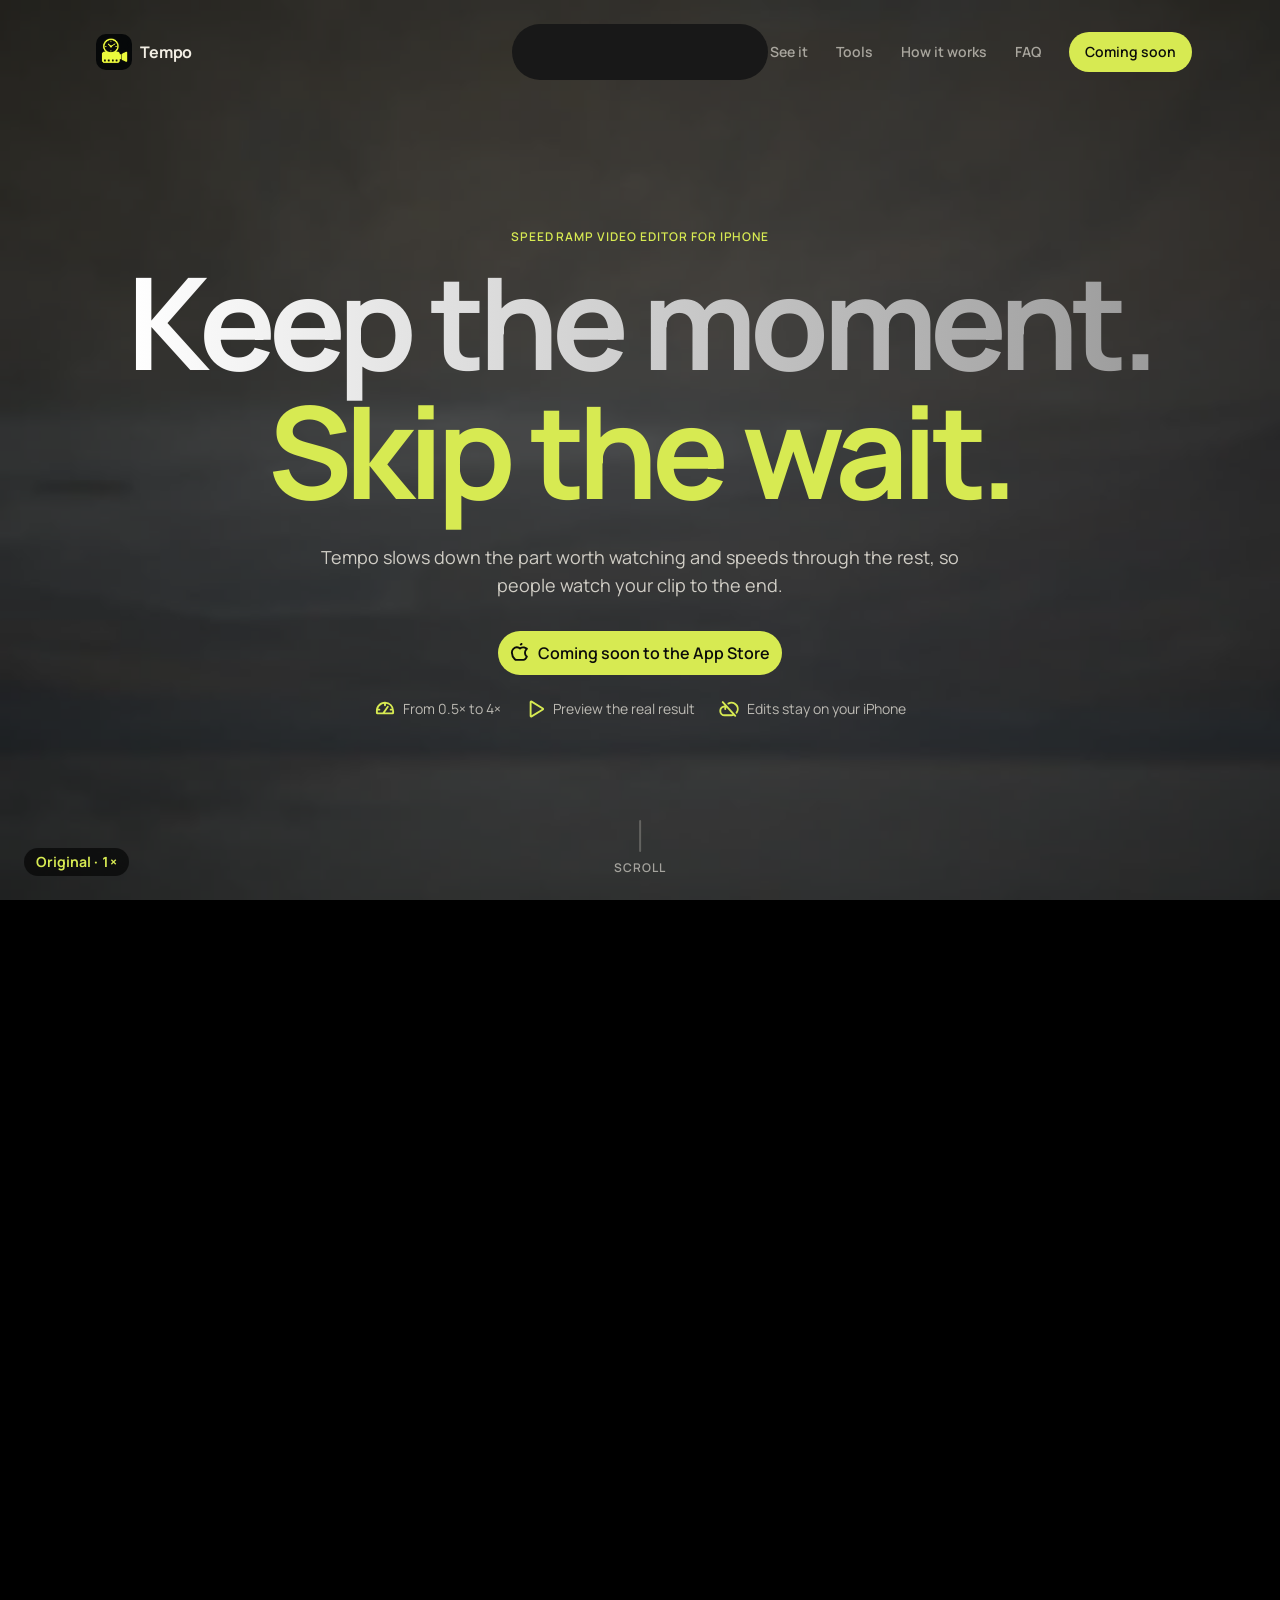
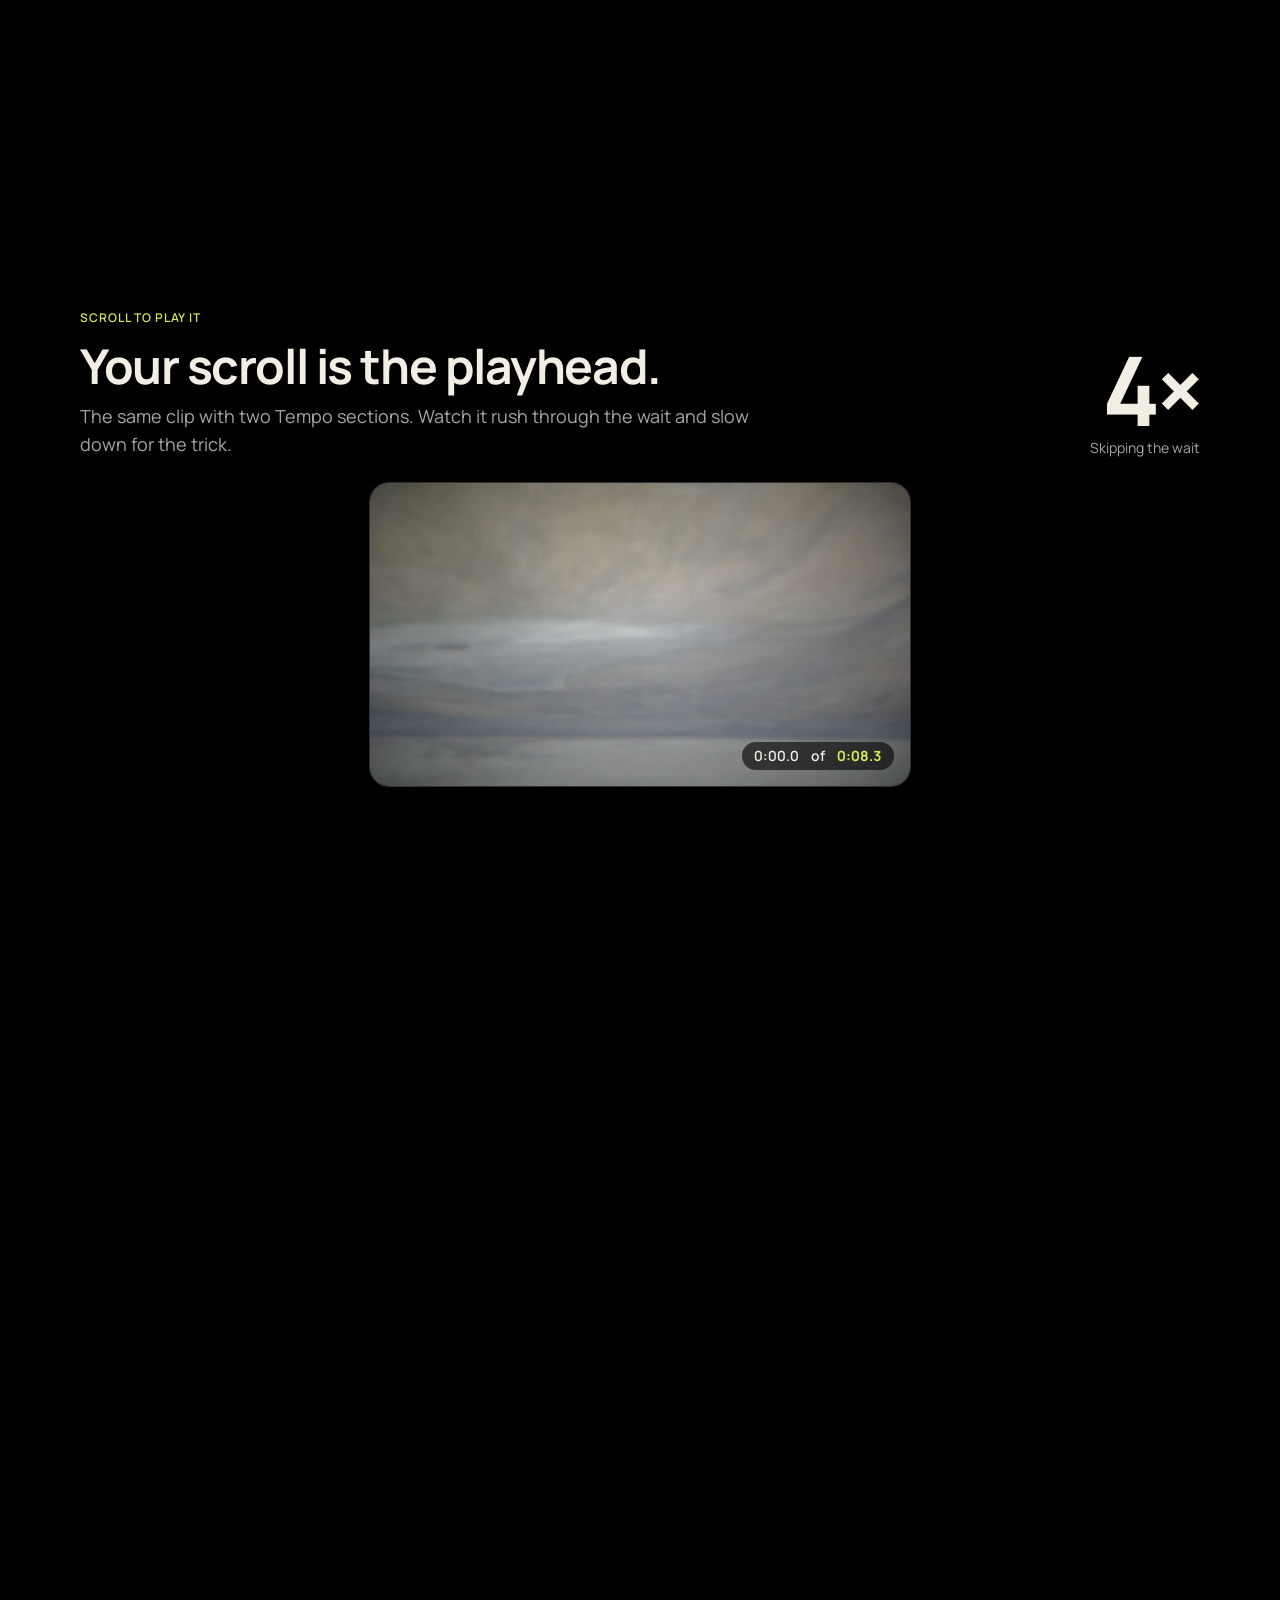
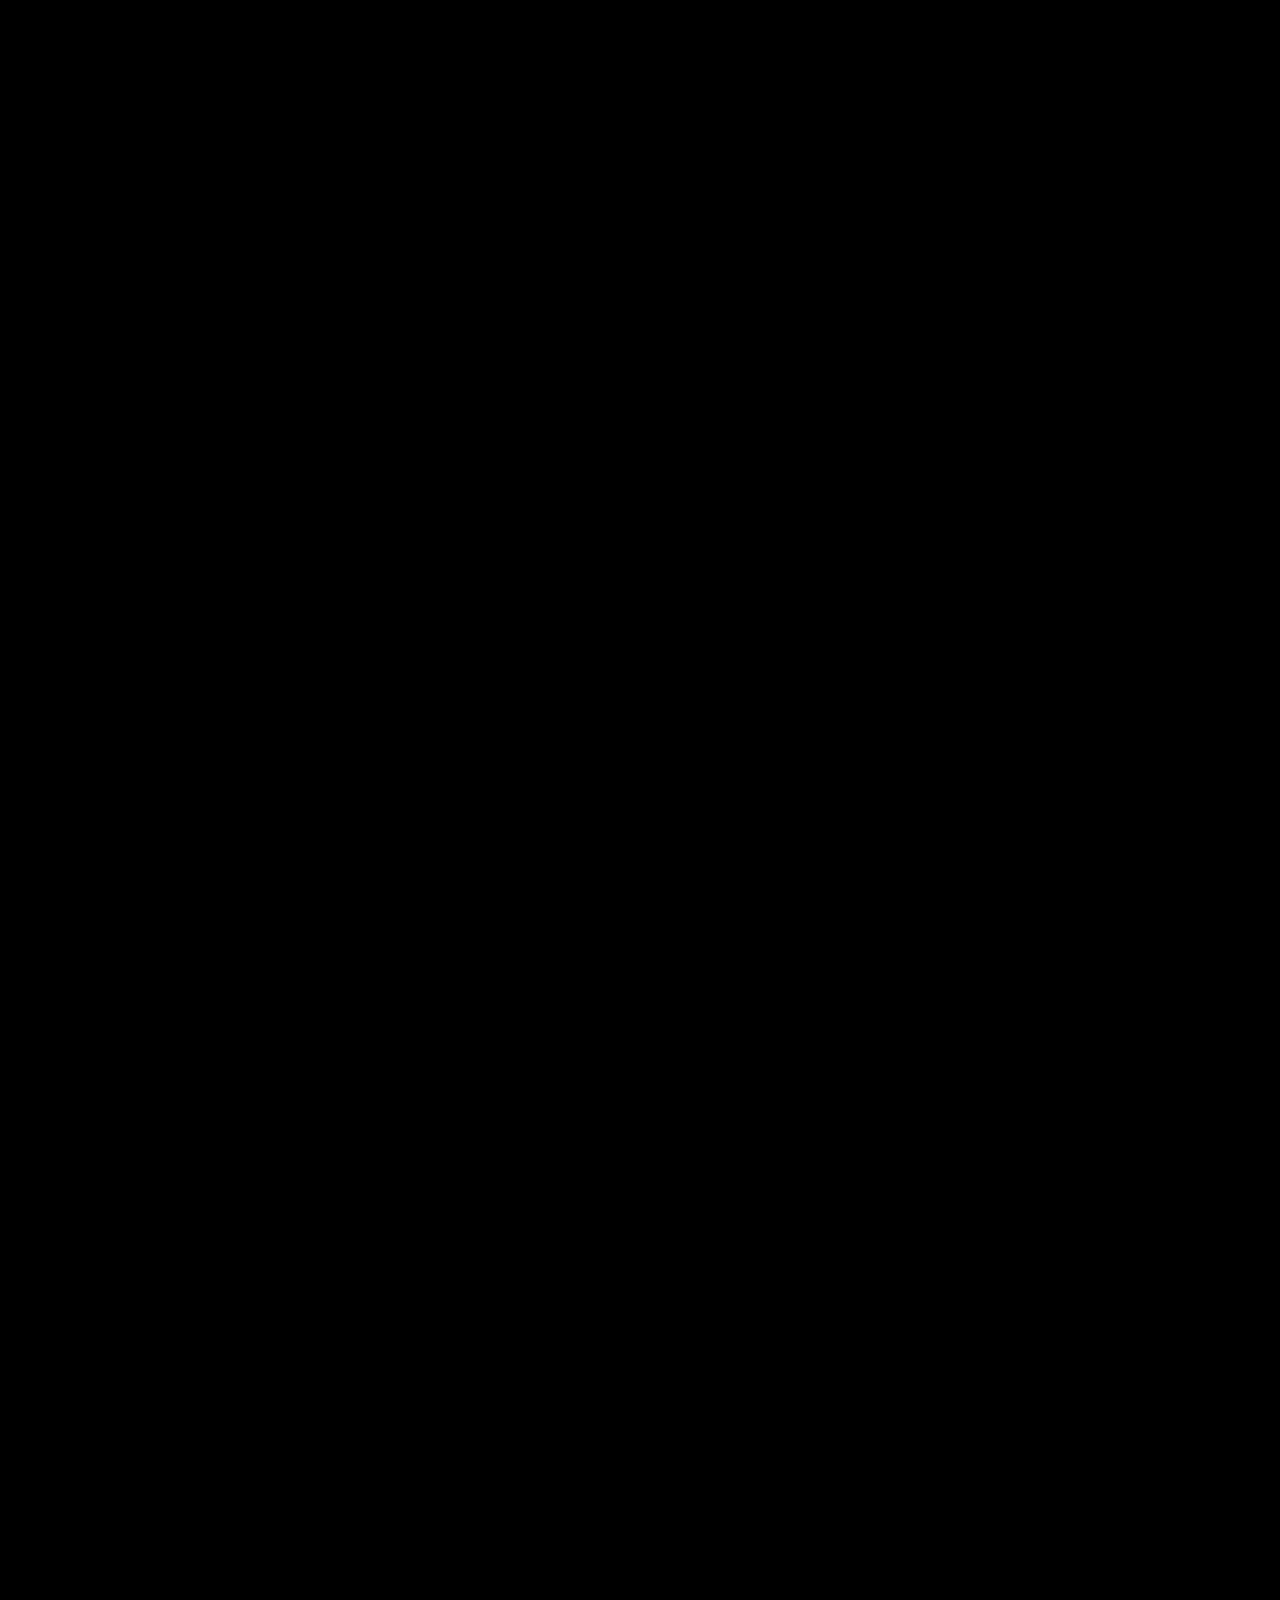
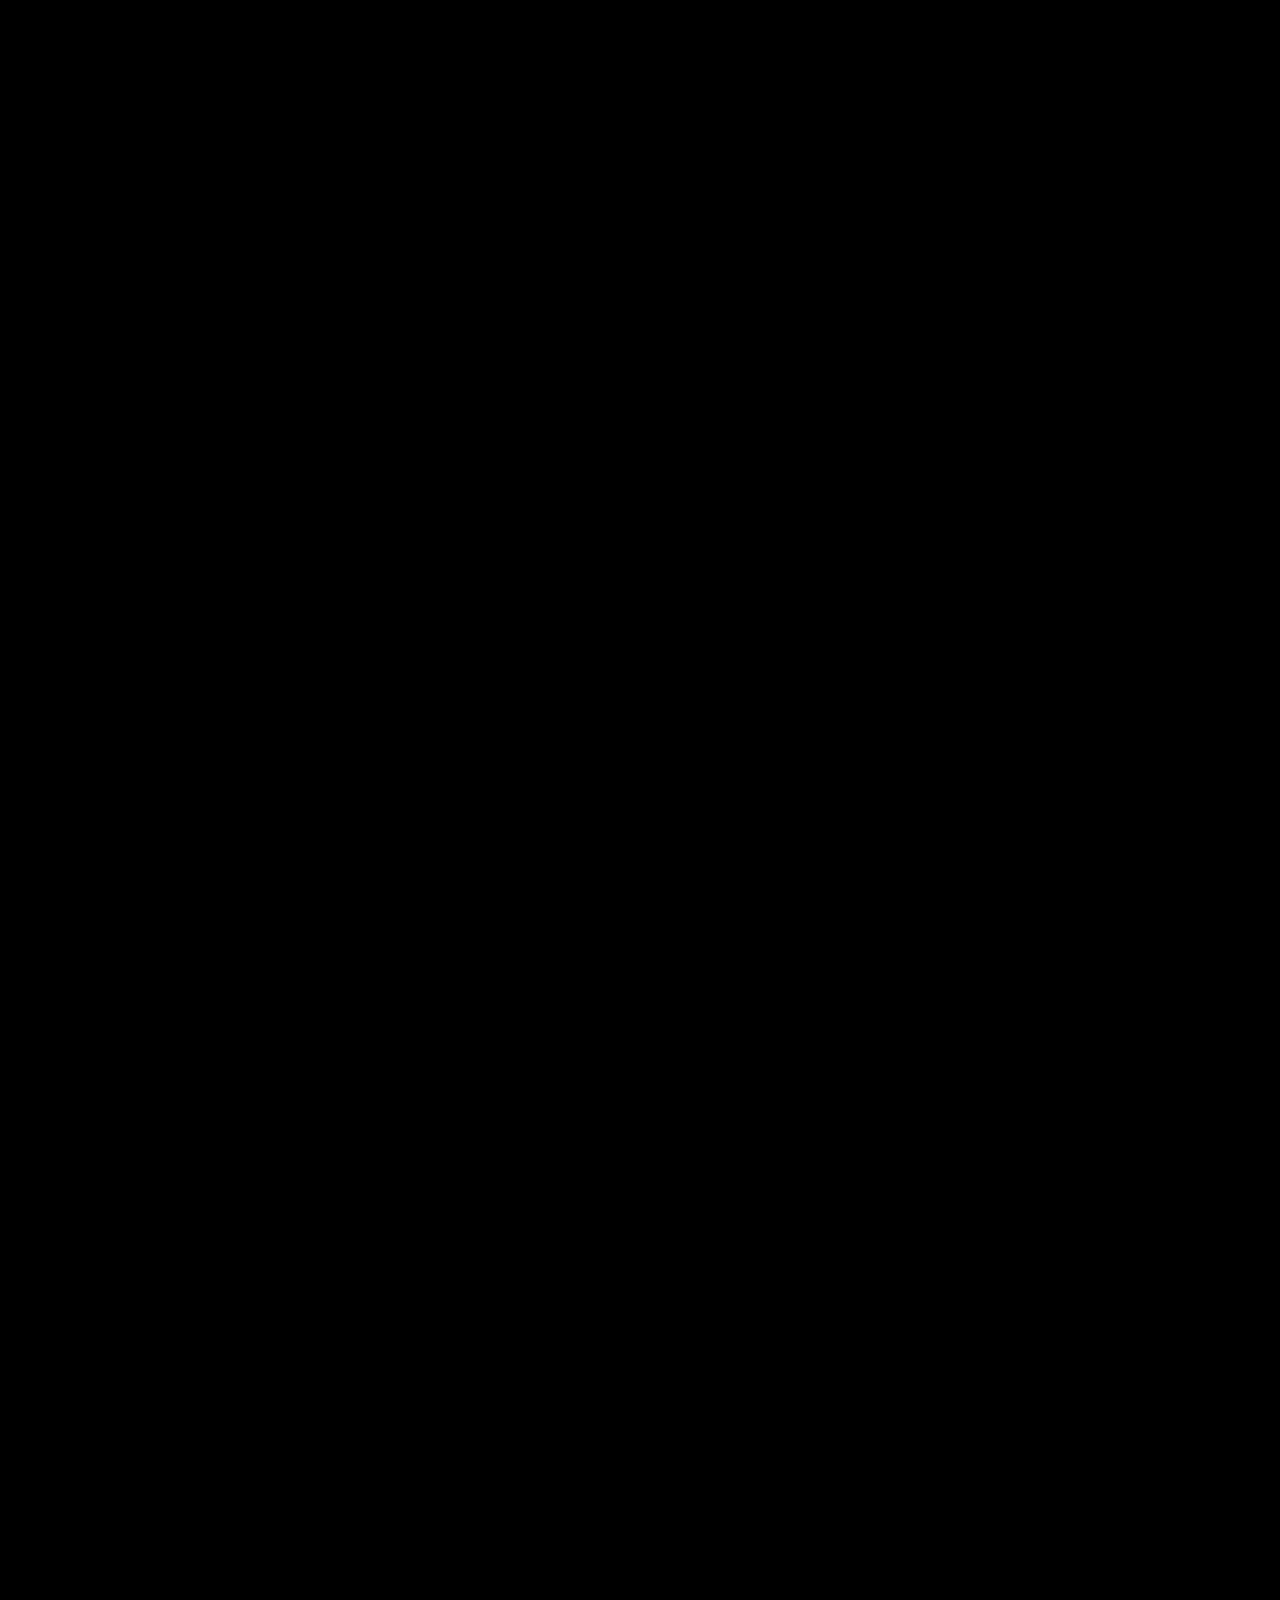
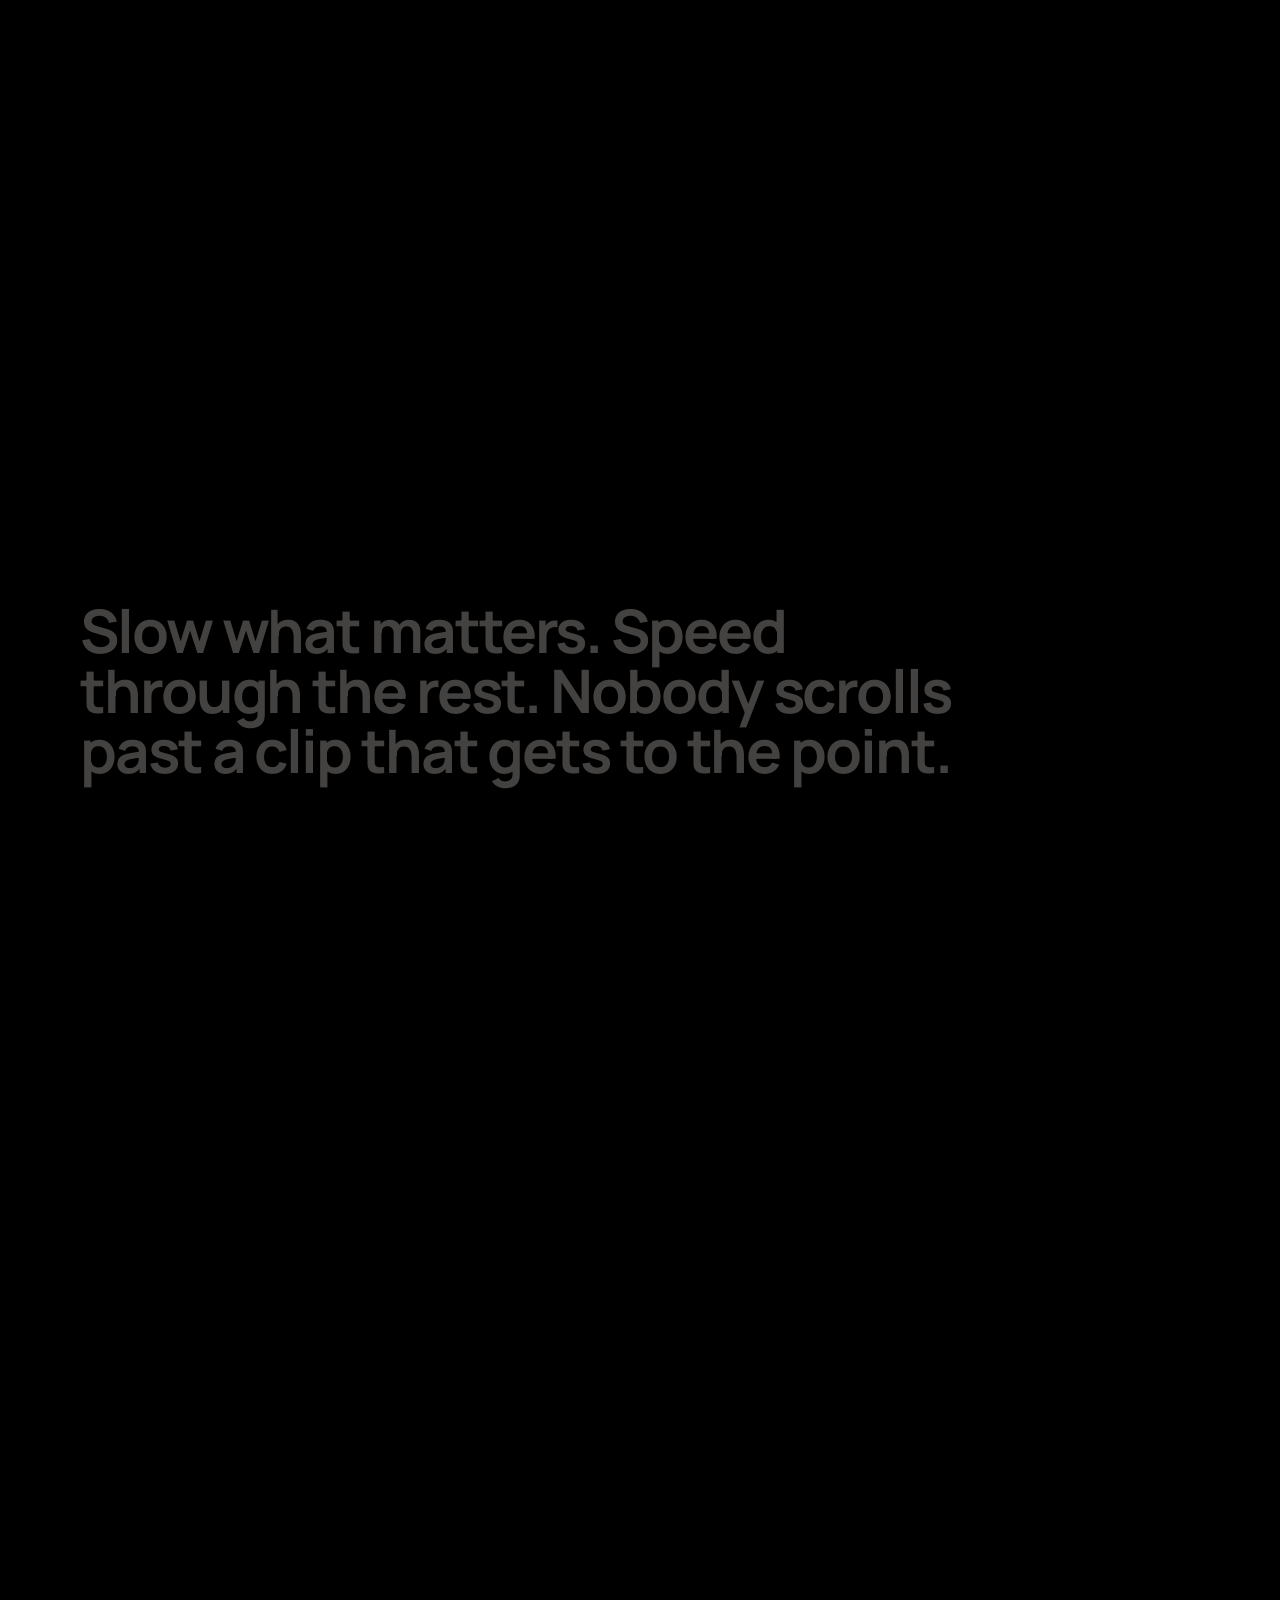
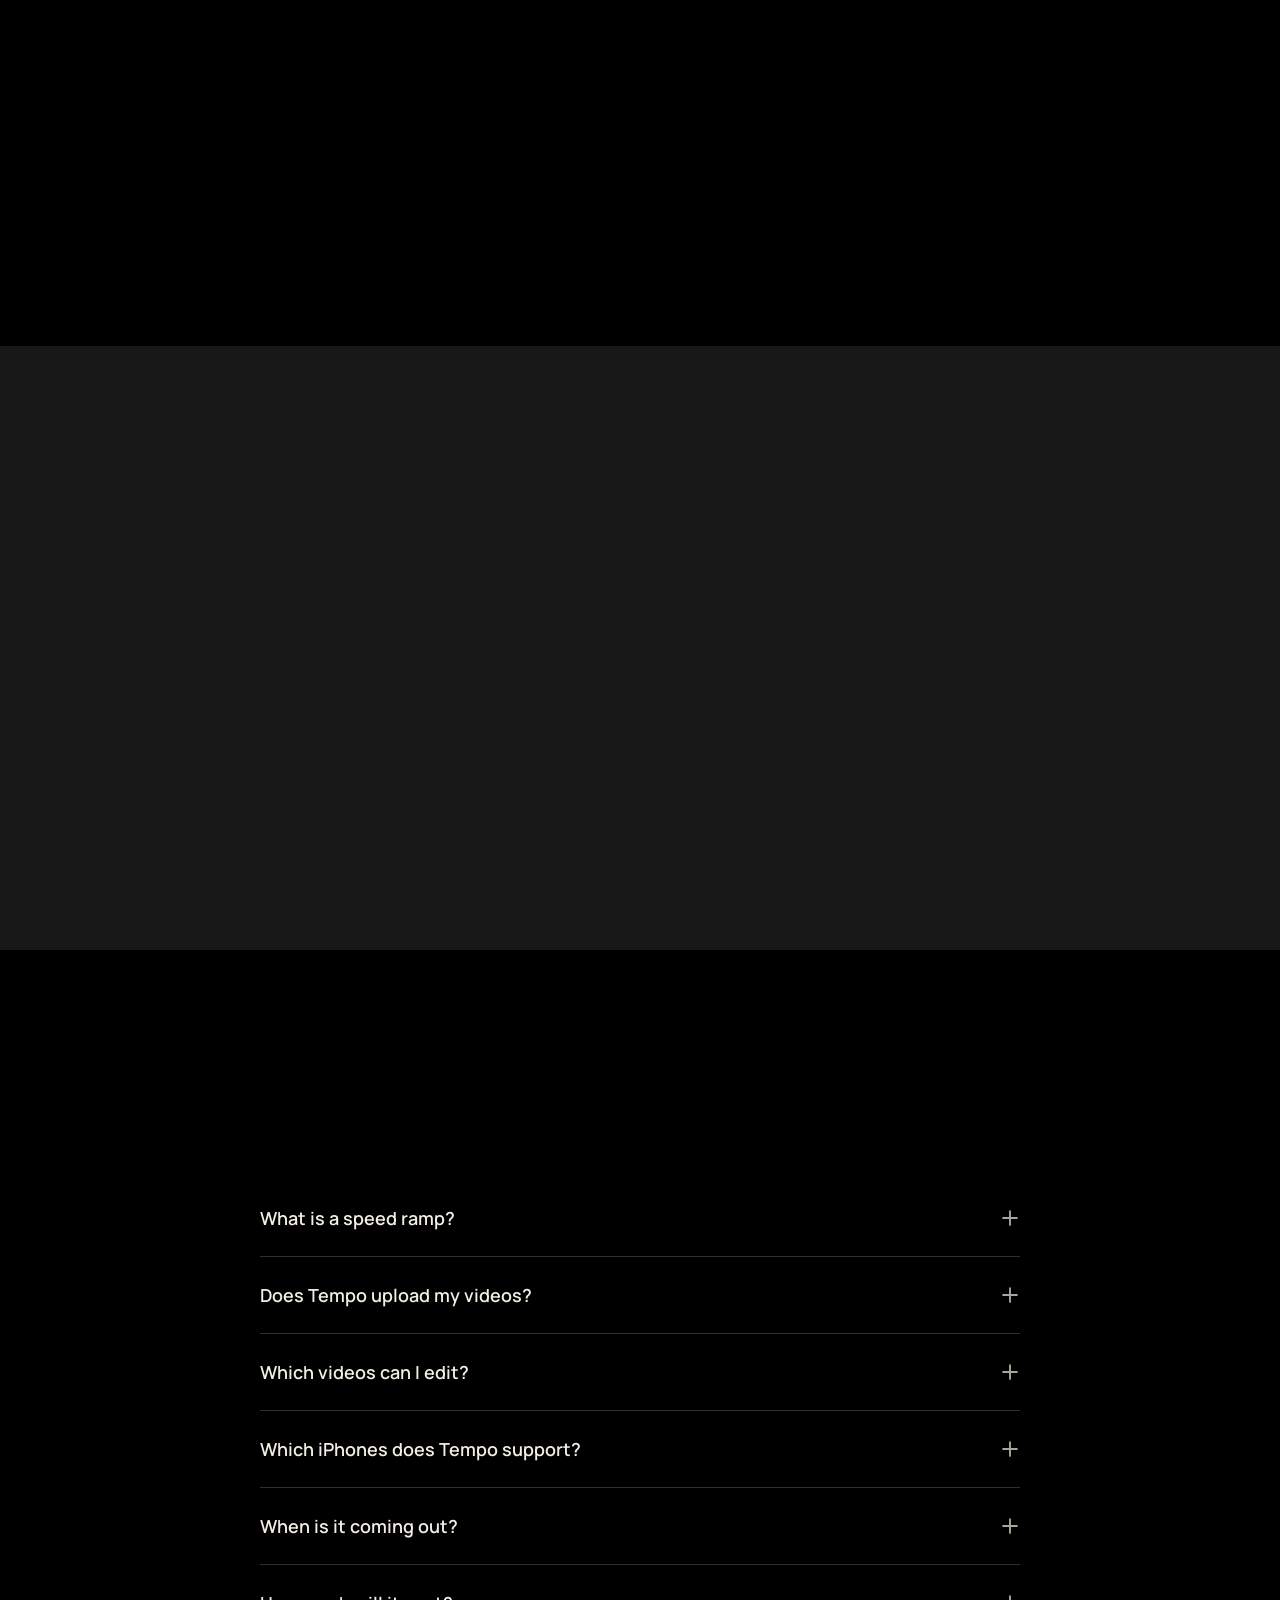
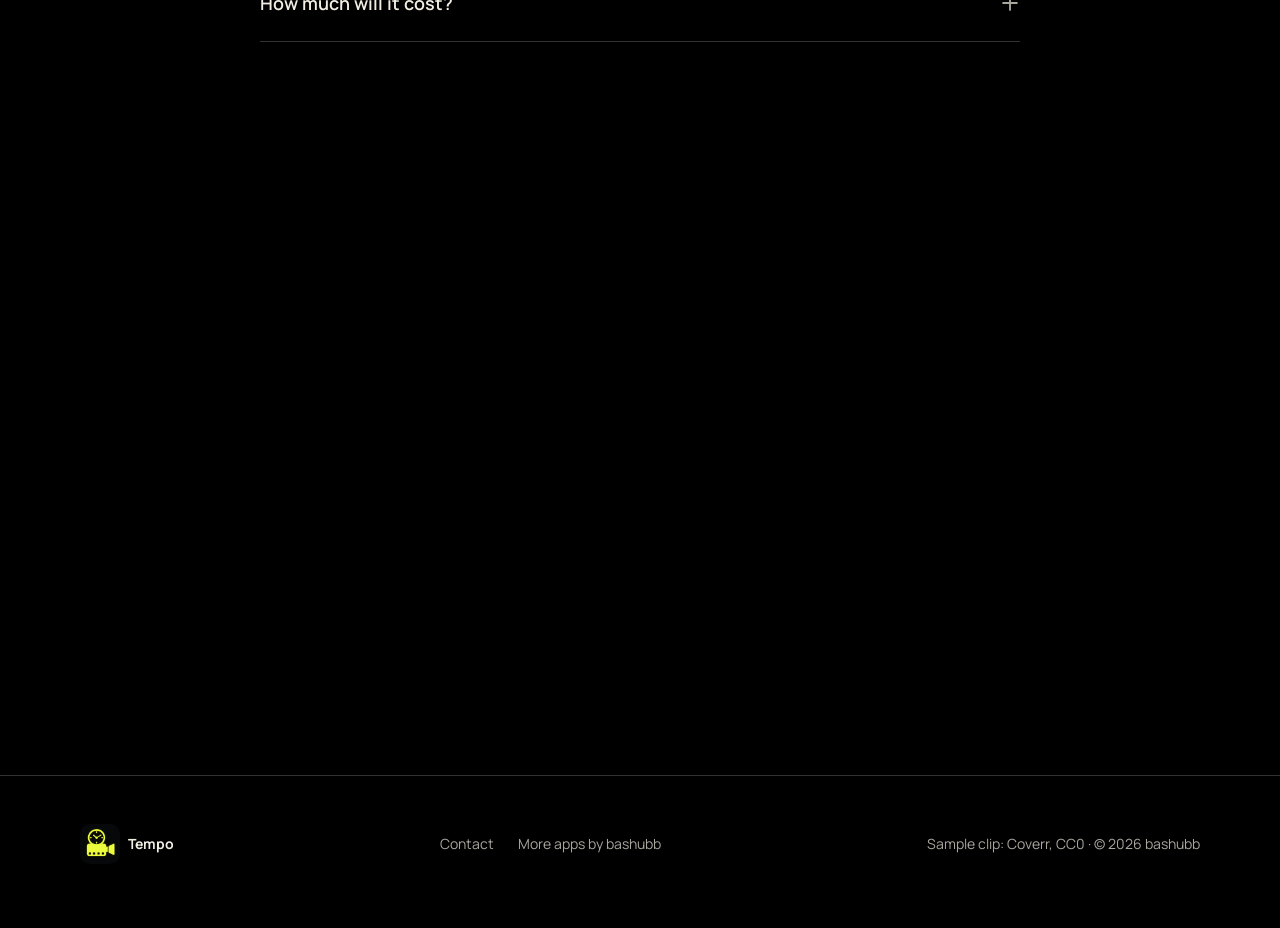
<file: docs/index.html>
<!doctype html>
<html lang="en" class="no-js" data-store="soon">
<head>
<meta charset="utf-8">
<meta name="viewport" content="width=device-width, initial-scale=1, viewport-fit=cover">
<title>Tempo: Speed Ramp Video Editor for iPhone</title>
<meta name="description" content="Tempo slows down the moment worth watching and speeds through the rest. Trim a clip, shape its pace from 0.5× to 4× and preview the real result on your iPhone. Coming soon.">
<link rel="canonical" href="https://bashubb.com/tempo/">
<meta name="theme-color" content="#000000">
<meta name="color-scheme" content="dark">
<meta property="og:type" content="website">
<meta property="og:site_name" content="Tempo">
<meta property="og:title" content="Tempo: Keep the moment. Skip the wait.">
<meta property="og:description" content="Slow what matters, speed through the rest. A speed ramp video editor for iPhone, coming soon.">
<meta property="og:url" content="https://bashubb.com/tempo/">
<meta property="og:image" content="https://bashubb.com/tempo/assets/social-preview.jpg">
<meta property="og:image:width" content="1200">
<meta property="og:image:height" content="630">
<meta property="og:image:alt" content="Tempo: keep the moment, skip the wait. A speed ramp video editor for iPhone.">
<meta name="twitter:card" content="summary_large_image">
<meta name="twitter:image" content="https://bashubb.com/tempo/assets/social-preview.jpg">
<meta name="twitter:image:alt" content="Tempo: keep the moment, skip the wait. A speed ramp video editor for iPhone.">
<link rel="icon" href="assets/fav/favicon-32.png" type="image/png" sizes="32x32">
<link rel="icon" href="assets/fav/favicon-48.png" type="image/png" sizes="48x48">
<link rel="icon" href="assets/fav/favicon-192.png" type="image/png" sizes="192x192">
<link rel="apple-touch-icon" href="assets/fav/apple-touch-icon.png">
<link rel="preload" href="assets/fonts/manrope-latin.woff2" as="font" type="font/woff2" crossorigin>
<link rel="stylesheet" href="assets/landing.css?v=56">
<link rel="stylesheet" href="assets/tempo.css?v=36">
<script type="application/ld+json">
{
  "@context": "https://schema.org",
  "@type": "SoftwareApplication",
  "name": "Tempo",
  "url": "https://bashubb.com/tempo/",
  "applicationCategory": "MultimediaApplication",
  "operatingSystem": "iOS 17 or later",
  "image": "https://bashubb.com/tempo/assets/app-icon-512.png",
  "description": "A speed ramp video editor for iPhone: trim a clip, slow down the moment that matters and speed through the rest.",
  "publisher": {"@type": "Organization", "name": "bashubb", "url": "https://bashubb.com/"}
}
</script>
</head>
<body>
<svg width="0" height="0" style="position:absolute" aria-hidden="true"><symbol id="i-apple-logo" viewBox="0 0 256 256" fill="currentColor"><path d="M227,168a12,12,0,0,0-4.21-5.09C207.25,152.22,204,133.68,204,120c0-16.17,12.68-30.6,20.25-37.76a12,12,0,0,0,0-17.43C210.89,52.17,188.81,44,168,44a76.29,76.29,0,0,0-40,11.37,75.59,75.59,0,0,0-93.58,11A78.64,78.64,0,0,0,12,123.51,131,131,0,0,0,53.43,216,43.81,43.81,0,0,0,83.6,228h87.69a43.87,43.87,0,0,0,32.05-13.85,127.63,127.63,0,0,0,18.4-25.39c1.57-2.88,3-5.71,4.14-8.41C227.47,176.67,229.12,172.87,227,168Zm-41.23,29.82A19.78,19.78,0,0,1,171.29,204H83.6a19.85,19.85,0,0,1-13.7-5.42A107.18,107.18,0,0,1,36,122.88,54.49,54.49,0,0,1,51.5,83.28,50.86,50.86,0,0,1,88,68h.72A51.5,51.5,0,0,1,120.48,79.4a12,12,0,0,0,15,0A51.41,51.41,0,0,1,168,68a67.24,67.24,0,0,1,29.88,7.4C186.26,89.66,180,105.13,180,120c0,23.33,7.47,42.89,21.25,56.19A103.3,103.3,0,0,1,185.76,197.81ZM128.75,13A43.83,43.83,0,0,1,142.17,1.51a12,12,0,0,1,11.64,21,19.84,19.84,0,0,0-6.11,5.24A12,12,0,0,1,128.75,13Z"/></symbol><symbol id="i-arrows-left-right" viewBox="0 0 256 256" fill="currentColor"><path d="M216.49,184.49l-32,32a12,12,0,0,1-17-17L179,188H48a12,12,0,0,1,0-24H179l-11.52-11.51a12,12,0,0,1,17-17l32,32A12,12,0,0,1,216.49,184.49Zm-145-64a12,12,0,0,0,17-17L77,92H208a12,12,0,0,0,0-24H77L88.49,56.49a12,12,0,0,0-17-17l-32,32a12,12,0,0,0,0,17Z"/></symbol><symbol id="i-cloud-slash" viewBox="0 0 256 256" fill="currentColor"><path d="M56.88,31.93A12,12,0,1,0,39.12,48.07L71.79,84A68,68,0,0,0,72,220h88a91.26,91.26,0,0,0,30.66-5.24l8.46,9.31a12,12,0,0,0,17.76-16.14ZM160,196H72a44,44,0,0,1-1.8-87.95A91.91,91.91,0,0,0,68,128a12,12,0,0,0,24,0,68.22,68.22,0,0,1,2.66-18.84l77.88,85.67A68.67,68.67,0,0,1,160,196Zm92-68a91.32,91.32,0,0,1-17.53,54,12,12,0,1,1-19.41-14.11,68,68,0,0,0-89.57-98.53,12,12,0,0,1-12.2-20.66A92,92,0,0,1,252,128Z"/></symbol><symbol id="i-gauge" viewBox="0 0 256 256" fill="currentColor"><path d="M209.88,69.83A115.19,115.19,0,0,0,128,36h-.41C63.85,36.22,12,88.76,12,153.13V176a20,20,0,0,0,20,20H224a20,20,0,0,0,20-20V152A115.25,115.25,0,0,0,209.88,69.83ZM220,172H127.32l46.44-65A12,12,0,1,0,154.24,93L97.82,172H36V153.13c0-1.72,0-3.43.14-5.13H56a12,12,0,0,0,0-24H40.62c10.91-33.39,40-58.52,75.38-63.21V80a12,12,0,0,0,24,0V60.8A92,92,0,0,1,215.66,124H200a12,12,0,0,0,0,24h19.9c.06,1.33.1,2.66.1,4Z"/></symbol><symbol id="i-magnifying-glass-plus" viewBox="0 0 256 256" fill="currentColor"><path d="M156,112a12,12,0,0,1-12,12H124v20a12,12,0,0,1-24,0V124H80a12,12,0,0,1,0-24h20V80a12,12,0,0,1,24,0v20h20A12,12,0,0,1,156,112Zm76.49,120.49a12,12,0,0,1-17,0L168,185a92.12,92.12,0,1,1,17-17l47.54,47.53A12,12,0,0,1,232.49,232.49ZM112,180a68,68,0,1,0-68-68A68.08,68.08,0,0,0,112,180Z"/></symbol><symbol id="i-play" viewBox="0 0 256 256" fill="currentColor"><path d="M234.49,111.07,90.41,22.94A20,20,0,0,0,60,39.87V216.13a20,20,0,0,0,30.41,16.93l144.08-88.13a19.82,19.82,0,0,0,0-33.86ZM84,208.85V47.15L216.16,128Z"/></symbol><symbol id="i-plus" viewBox="0 0 256 256" fill="currentColor"><path d="M228,128a12,12,0,0,1-12,12H140v76a12,12,0,0,1-24,0V140H40a12,12,0,0,1,0-24h76V40a12,12,0,0,1,24,0v76h76A12,12,0,0,1,228,128Z"/></symbol><symbol id="i-scissors" viewBox="0 0 256 256" fill="currentColor"><path d="M238.78,183.79,98.28,87.65A40.18,40.18,0,0,0,100,76a40,40,0,1,0-15.29,31.45l30,20.56-30,20.56a40,40,0,1,0,3.57,59.74h0A39.73,39.73,0,0,0,100,180a40.18,40.18,0,0,0-1.72-11.66L136,142.54l89.22,61.06a12,12,0,0,0,13.56-19.81ZM71.31,191.33h0A16,16,0,1,1,76,180,16,16,0,0,1,71.31,191.33ZM48.69,87.3a16,16,0,1,1,22.62,0h0A16,16,0,0,1,48.69,87.3Zm112.82,23.24a12,12,0,0,1,3.13-16.68L225.22,52.4a12,12,0,0,1,13.56,19.81l-60.59,41.46a12,12,0,0,1-16.68-3.13Z"/></symbol></svg>

<a class="skip" href="#main">Skip to content</a>

<nav class="island" aria-label="Main navigation">
  <a class="brand" href="./"><img src="assets/app-icon-128.png" alt="" width="28" height="28">Tempo</a>
  <div class="links">
    <a href="#ramp">See it</a>
    <a href="#tools">Tools</a>
    <a href="#how">How it works</a>
    <a href="#faq">FAQ</a>
  </div>
  <span class="btn sm cta when-soon" aria-disabled="true">Coming soon</span>
  <a class="btn sm cta when-live" href="https://apps.apple.com/us/search?term=Tempo%20speed%20ramp" data-store-link>Download</a>
  <button class="burger" type="button" aria-expanded="false" aria-controls="menu" aria-label="Open menu"><span></span><span></span></button>
</nav>
<div class="menu" id="menu">
  <a href="#ramp">See it</a>
  <a href="#tools">Tools</a>
  <a href="#how">How it works</a>
  <a href="#faq">FAQ</a>
</div>

<main id="main">
<section class="scene t-hero" data-scene="intro" aria-labelledby="hero-title">
  <div class="scene-pin">
    <div class="bleed" id="bleed">
      <video id="intro-video" autoplay muted loop playsinline preload="auto" poster="assets/media/tempo-skate-poster.jpg" aria-label="Skaters at a beach skate park">
        <source src="assets/media/tempo-skate.mp4" type="video/mp4">
      </video>
      <picture class="loop-bg" aria-hidden="true">
        <source media="(orientation: portrait)" data-srcset="assets/media/tempo-skate-tall.webp">
        <img alt="" width="640" height="360" decoding="async" data-src="assets/media/tempo-skate-wide.webp">
      </picture>
      <span class="shade" id="shade"></span>
      <span class="chip" id="intro-chip">Original · 1×</span>
    </div>
    <div class="intro wrap m-fit">
      <span class="eyebrow" id="intro-eyebrow">Speed ramp video editor for iPhone</span>
      <h1 class="intro-title" id="hero-title"><span class="l1" id="l1">Keep the moment.</span><span class="l2" id="l2">Skip the wait.</span></h1>
      <div class="intro-foot" id="intro-foot">
        <p class="lead">Tempo slows down the part worth watching and speeds through the rest, so people watch your clip to the end.</p>
        <div class="cta-row">
          <span class="btn when-soon" aria-disabled="true"><svg aria-hidden="true"><use href="#i-apple-logo"/></svg>Coming soon to the App Store</span>
          <a class="store-badge when-live" href="https://apps.apple.com/us/search?term=Tempo%20speed%20ramp" data-store-link><img src="assets/app-store-badge-white.svg" alt="Download on the App Store" width="156" height="52"></a>
        </div>
        <ul class="proof" aria-label="Highlights">
          <li><svg aria-hidden="true"><use href="#i-gauge"/></svg>From 0.5× to 4×</li>
          <li><svg aria-hidden="true"><use href="#i-play"/></svg>Preview the real result</li>
          <li><svg aria-hidden="true"><use href="#i-cloud-slash"/></svg>Edits stay on your iPhone</li>
        </ul>
      </div>
    </div>
    <span class="scroll-cue" id="cue" aria-hidden="true"><i></i>Scroll</span>
  </div>
</section>

<section class="scene ramp d-only" id="ramp" data-scene="ramp" aria-labelledby="ramp-title">
  <div class="scene-pin">
    <div class="wrap ramp-head">
      <div>
        <span class="eyebrow">Scroll to play it</span>
        <h2 class="title" id="ramp-title">Your scroll is the playhead.</h2>
        <p class="lead">The same clip with two Tempo sections. Watch it rush through the wait and slow down for the trick.</p>
      </div>
      <div>
        <div class="speed" id="speed" aria-live="off">4×</div>
        <div class="ramp-label" id="speed-label">Skipping the wait</div>
      </div>
    </div>
    <div class="road-wrap" aria-hidden="true">
      <div class="road"><div class="strip" id="strip"></div><span class="playline"></span></div>
    </div>
    <div class="wrap ramp-video">
      <div class="frame" id="ramp-frame">
        <video id="ramp-video" muted playsinline preload="auto" poster="assets/media/tempo-skate-poster.jpg" aria-label="The skate clip with speed ramps applied, controlled by scrolling">
          <source src="assets/media/tempo-skate.mp4" type="video/mp4">
        </video>
        <span class="ramp-stats"><span id="out-time">0:00.0</span><span>of</span><b id="out-total">0:08.3</b></span>
      </div>
    </div>
  </div>
</section>

<section class="m-only m-sec ramp-m" id="ramp-m" aria-labelledby="ramp-m-title">
  <div class="wrap m-slide">
    <div class="m-txt">
      <span class="eyebrow">See it</span>
      <h2 class="title" id="ramp-m-title">Fast through the wait.<br>Slow for the trick.</h2>
      <p class="lead">The same clip with two Tempo sections: it rushes through the wait at 4× and slows to 0.5× for each trick.</p>
    </div>
    <div class="m-vis">
      <div class="mr-frame">
        <video id="m-ramp" muted playsinline loop preload="metadata" poster="assets/media/tempo-skate-poster.jpg" aria-label="The skate clip with speed ramps applied: fast through the wait, slow for both tricks">
          <source src="assets/media/tempo-skate.mp4" type="video/mp4">
        </video>
        <span class="mr-speed" id="m-speed">4×</span>
      </div>
      <div class="mr-track" id="m-track" aria-hidden="true"><b id="m-head"></b></div>
    </div>
  </div>
</section>

<section class="tagline-band" aria-label="Tempo in one line">
  <div class="wrap">
    <p class="tagline" data-tagline>Slow what matters. <span class="hl">Speed through the rest.</span> Nobody scrolls past a clip that gets to the point.</p>
  </div>
</section>

<section class="pad" id="tools" aria-labelledby="tools-title">
  <div class="wrap">
    <div class="center reveal">
      <span class="eyebrow">The editor</span>
      <h2 class="title" id="tools-title">Four tools.<br>No timeline anxiety.</h2>
      <p class="lead">Everything sits on one clear timeline, sized for your thumb.</p>
    </div>
    <div class="tools">
      <article class="card tool reveal">
        <span class="ic"><svg aria-hidden="true"><use href="#i-scissors"/></svg></span>
        <h3>Trim to the good part</h3>
        <p>Drag the yellow handles in from both ends. Everything outside them is gone from the export.</p>
        <div class="demo" aria-hidden="true"><div class="mini"><i style="left:14%;right:22%;background:transparent;box-shadow:inset 0 0 0 3px var(--trim)"></i></div></div>
      </article>
      <article class="card tool reveal d1">
        <span class="ic"><svg aria-hidden="true"><use href="#i-gauge"/></svg></span>
        <h3>Shape the pace</h3>
        <p>Add a Tempo section over any moment and pick its speed. Slow it down to savour it or speed it up to skip it.</p>
        <div class="demo" aria-hidden="true"><span>0.5×</span><span>1×</span><span>1.5×</span><span class="on">2×</span><span>4×</span></div>
      </article>
      <article class="card tool reveal">
        <span class="ic"><svg aria-hidden="true"><use href="#i-arrows-left-right"/></svg></span>
        <h3>Move, resize, swap</h3>
        <p>Long press a section to move it, drag its edges to resize it, tap the empty track to add another.</p>
        <div class="demo" aria-hidden="true"><div class="mini"><i style="left:4%;width:28%;background:var(--brick)"></i><i style="left:36%;width:20%;background:var(--steel)"></i><i style="left:60%;width:34%;background:var(--plum)"></i></div></div>
      </article>
      <article class="card tool reveal d1">
        <span class="ic"><svg aria-hidden="true"><use href="#i-magnifying-glass-plus"/></svg></span>
        <h3>Zoom in for precision</h3>
        <p>Zoom the timeline and use the navigator to land a speed change on the exact frame.</p>
        <div class="demo" aria-hidden="true"><span>−</span><div class="mini"><i style="left:30%;width:22%;background:transparent;box-shadow:inset 0 0 0 2px var(--accent)"></i></div><span>+</span></div>
      </article>
    </div>
  </div>
</section>

<section class="pad" id="how" style="background:var(--bg-2)" aria-labelledby="how-title">
  <div class="wrap">
    <div class="center reveal">
      <span class="eyebrow">How it works</span>
      <h2 class="title" id="how-title">From long clip to clean cut<br>in under a minute.</h2>
    </div>
    <div class="grid-3 steps3">
      <article class="card reveal" style="background:var(--bg)"><span class="n">01</span><h3>Start with one video</h3><p>Choose a clip from Photos or browse Files.</p></article>
      <article class="card reveal d1" style="background:var(--bg)"><span class="n">02</span><h3>Trim and shape the pace</h3><p>Keep the moment, add Tempo sections and preview the real result as you go.</p></article>
      <article class="card reveal d2" style="background:var(--bg)"><span class="n">03</span><h3>Export and share</h3><p>Tempo renders the clip on your iPhone, ready to post anywhere.</p></article>
    </div>
  </div>
</section>

<section class="pad" id="faq" aria-labelledby="faq-title">
  <div class="wrap">
    <div class="center reveal">
      <span class="eyebrow">FAQ</span>
      <h2 class="title" id="faq-title">Good to know</h2>
    </div>
    <div class="faq">
      <details><summary>What is a speed ramp?<svg aria-hidden="true"><use href="#i-plus"/></svg></summary><div>A change of playback speed inside one clip. Tempo lets you rush through the setup at up to 4× and slow the highlight down to 0.5×, without splitting the video into pieces.</div></details>
      <details><summary>Does Tempo upload my videos?<svg aria-hidden="true"><use href="#i-plus"/></svg></summary><div>No. Tempo edits and renders your videos on your iPhone. It doesn’t need an account.</div></details>
      <details><summary>Which videos can I edit?<svg aria-hidden="true"><use href="#i-plus"/></svg></summary><div>Videos from your Photos library or from Files.</div></details>
      <details><summary>Which iPhones does Tempo support?<svg aria-hidden="true"><use href="#i-plus"/></svg></summary><div>Any iPhone running iOS 17 or later.</div></details>
      <details><summary>When is it coming out?<svg aria-hidden="true"><use href="#i-plus"/></svg></summary><div>Soon. Tempo is in final testing. This page will link to the App Store on launch day.</div></details>
      <details><summary>How much will it cost?<svg aria-hidden="true"><use href="#i-plus"/></svg></summary><div>Tempo will be free to download. Pricing for Tempo Pro will be on this page at launch.</div></details>
    </div>
  </div>
</section>

<section class="pad" aria-labelledby="final-title">
  <div class="wrap">
    <div class="final reveal">
      <h2 class="hero-title" id="final-title">Keep the moment.<br>Skip the wait.</h2>
      <p class="lead">Tempo is coming soon to iPhone.</p>
      <div class="cta-row">
        <span class="btn when-soon" aria-disabled="true"><svg aria-hidden="true"><use href="#i-apple-logo"/></svg>Coming soon to the App Store</span>
        <a class="store-badge when-live" href="https://apps.apple.com/us/search?term=Tempo%20speed%20ramp" data-store-link><img src="assets/app-store-badge.svg" alt="Download on the App Store" width="156" height="52"></a>
      </div>
    </div>
  </div>
</section>

</main>

<footer class="footer">
  <div class="wrap">
    <a class="brand" href="./"><img src="assets/app-icon-128.png" alt="" width="24" height="24">Tempo</a>
    <nav aria-label="Footer">
      <a href="mailto:bashubb.dev@gmail.com">Contact</a>
      <a href="https://bashubb.com/">More apps by bashubb</a>
    </nav>
    <span>Sample clip: Coverr, CC0 · © 2026 bashubb</span>
  </div>
</footer>

<script src="assets/landing.js?v=54"></script>
<script>
(() => {
  const L = window.Landing;
  const reduce = L.reduceMotion();

  // Intro: one full screen moment; scrolling pulls the clip back into a card and sends "Skip the wait." off at 4×
  const bleed = document.getElementById("bleed");
  const shade = document.getElementById("shade");
  const l1 = document.getElementById("l1"), l2 = document.getElementById("l2");
  const foot = document.getElementById("intro-foot"), eyebrow = document.getElementById("intro-eyebrow");
  const cue = document.getElementById("cue"), chip = document.getElementById("intro-chip");
  const introVideo = document.getElementById("intro-video");
  if (reduce) introVideo.removeAttribute("autoplay");
  // Phones: the background is a looping animated image (plays even in Low Power Mode); the video loads nothing
  if (L.phone) {
    introVideo.removeAttribute("autoplay"); introVideo.querySelector("source").remove(); introVideo.removeAttribute("poster"); introVideo.load();
    const pic = document.querySelector(".loop-bg"), img = pic.querySelector("img"), src = pic.querySelector("source");
    src.srcset = src.dataset.srcset; img.src = img.dataset.src;
  }
  // Only compositor-friendly properties change per frame (transform, opacity); text and rate change only when they differ
  let lastChip = "", lastRate = 1, carded = false;
  L.scene("intro", (p) => {
    const t = L.ease(L.range(p, 0, 0.75));
    const fast = L.range(p, 0.05, 0.45);
    const head = 1 - L.range(p, 0, 0.18);
    foot.style.opacity = eyebrow.style.opacity = head.toFixed(3);
    foot.style.transform = `translate3d(0, ${(1 - head) * 32}px, 0)`;
    cue.style.opacity = (1 - L.range(p, 0, 0.06)).toFixed(3);
    l1.style.transform = `translate3d(0, ${-t * 16}vh, 0) scale(${1 - t * 0.3})`;
    l1.style.opacity = (1 - L.range(p, 0.22, 0.48)).toFixed(3);
    l2.style.transform = `translate3d(${fast * fast * 120}vw, 0, 0) skewX(${-fast * 18}deg)`;
    l2.style.opacity = (1 - L.range(p, 0.25, 0.45)).toFixed(3);
    const chipTxt = fast > 0.02 && fast < 1 ? "Skipping the wait · 4×" : "Original · 1×";
    if (chipTxt !== lastChip) { chip.textContent = chipTxt; lastChip = chipTxt; }
    const rate = !reduce && fast > 0.02 && fast < 1 ? 4 : 1;
    if (rate !== lastRate) { introVideo.playbackRate = rate; lastRate = rate; }
    const sc = 1 - t * 0.42;
    if (innerWidth < innerHeight) {
      // phones: a 16:9 clip that starts scaled up to fill the screen and settles into a card (video scales on the GPU, stays sharp)
      const tp = L.ease(L.range(p, 0, 0.5));          // lands a little sooner than on desktop, so the card is whole mid-scene
      const cover = innerHeight / (innerWidth * 9 / 16), k = cover + (0.92 - cover) * tp;
      bleed.style.transform = `translate3d(0, -50%, 0) scale(${k})`;
    } else {
      bleed.style.transform = `translate3d(0, ${t * 12}vh, 0) rotateX(${t * 16}deg) scale(${sc})`;
    }
    if ((t > 0.04) !== carded) { carded = t > 0.04; bleed.classList.toggle("carded", carded); }
    shade.style.opacity = (0.62 * (1 - t)).toFixed(3);
  });

  const video = document.getElementById("ramp-video");
  const speedEl = document.getElementById("speed");
  const labelEl = document.getElementById("speed-label");
  const outTime = document.getElementById("out-time");
  const scene = document.getElementById("ramp");

  // Source seconds and speed for each part of the clip; the tricks are slowed down.
  const DURATION = 10.88;
  const parts = [
    { from: 0, to: 2.4, speed: 4 },
    { from: 2.4, to: 4.0, speed: 0.5, color: "var(--brick)", label: "The first trick" },
    { from: 4.0, to: 7.1, speed: 4 },
    { from: 7.1, to: 8.9, speed: 0.5, color: "var(--plum)", label: "The second trick" },
    { from: 8.9, to: DURATION, speed: 4 },
  ];
  let acc = 0;
  for (const s of parts) { s.outFrom = acc; s.out = (s.to - s.from) / s.speed; acc += s.out; }
  const TOTAL = acc;
  const fmt = (t) => `0:${t.toFixed(1).padStart(4, "0")}`;
  document.getElementById("out-total").textContent = fmt(TOTAL);

  // The road: real frames of the clip, 4 per second, laid flat and running into the distance.
  const strip = document.getElementById("strip");
  const FPS = 4, FRAMES = Math.floor(DURATION * FPS);
  const bands = parts.map((s) => {
    const el = document.createElement("span");
    el.className = "band" + (s.speed > 1 ? " fast" : "");
    if (s.color) el.style.background = s.color;
    el.innerHTML = `<i>${s.speed}×</i>`;
    strip.append(el);
    return el;
  });
  const frames = Array.from({ length: FRAMES }, (_, k) => {
    const el = document.createElement("span");
    el.className = "f";
    el.style.backgroundPosition = `0 ${(k / 43) * 100}%`;
    strip.append(el);
    return el;
  });
  let unit = 0, playY = 0;
  const layoutRoad = () => {
    const w = strip.offsetWidth - (innerWidth < 640 ? 56 : 88);
    const h = w * 9 / 16, gap = Math.round(h * 0.08);
    unit = h + gap; playY = h * 0.9;
    frames.forEach((el, k) => { el.style.height = h + "px"; el.style.bottom = k * unit + "px"; });
    parts.forEach((s, i) => {
      bands[i].style.bottom = (s.from * FPS * unit - gap / 2) + "px";
      bands[i].style.height = ((s.to - s.from) * FPS * unit) + "px";
    });
  };
  layoutRoad();
  addEventListener("resize", layoutRoad);
  const card = document.getElementById("ramp-frame");

  let target = 0, seeking = false;
  const seek = () => {
    if (seeking || !video.readyState) return;
    if (Math.abs(video.currentTime - target) < 0.03) return;
    seeking = true;
    if (video.fastSeek && Math.abs(video.currentTime - target) > 1) video.fastSeek(target); else video.currentTime = target;
  };
  // whole clip in memory: instant seeking on any server
  // iOS paints no frames for a video that has never played: play once, pause at once, then seeking shows frames
  const prime = () => { const pr = video.play(); if (pr) pr.then(() => { video.pause(); seek(); }).catch(() => {}); };
  video.addEventListener("loadeddata", prime, { once: true });
  addEventListener("touchstart", prime, { once: true, passive: true });
  if (!L.phone) fetch(video.querySelector("source").src).then((r) => r.blob()).then((b) => { video.src = URL.createObjectURL(b); video.addEventListener("loadeddata", prime, { once: true }); }).catch(() => {});
  video.addEventListener("seeked", () => { seeking = false; seek(); });
  video.addEventListener("loadeddata", seek);

  // Phones: the clip plays with the real ramp (rate per section), a timeline shows where it is
  if (L.phone) {
    const mv = document.getElementById("m-ramp"), mSpeed = document.getElementById("m-speed");
    const mTrack = document.getElementById("m-track"), mHead = document.getElementById("m-head");
    parts.forEach((s) => {
      const el = document.createElement("i");
      el.style.flexGrow = s.out.toFixed(3);
      if (s.color) el.style.background = s.color;
      el.textContent = s.speed + "×";
      mTrack.insertBefore(el, mHead);
    });
    let mi = -1;
    const tickRamp = () => {
      const t = mv.currentTime;
      let i = parts.findIndex((s) => t < s.to);
      if (i < 0) i = parts.length - 1;
      const s = parts[i];
      if (i !== mi) {
        mi = i;
        if (!reduce) mv.playbackRate = s.speed;
        mSpeed.textContent = s.speed + "×";
        mSpeed.style.color = s.color || "";
        mv.parentElement.style.setProperty("--ring", s.color || "transparent");
      }
      const out = (s.outFrom + (Math.min(t, s.to) - s.from) / s.speed) / TOTAL;
      mHead.style.transform = `translate3d(${(out * mTrack.clientWidth).toFixed(1)}px, 0, 0)`;
      if (!mv.paused) requestAnimationFrame(tickRamp);
    };
    mv.addEventListener("play", () => requestAnimationFrame(tickRamp));
    mv.addEventListener("seeked", tickRamp);
    if (!reduce) new IntersectionObserver((es) => es.forEach((e) => { if (e.isIntersecting) mv.play().catch(() => {}); else mv.pause(); }), { threshold: 0.5 }).observe(mv);
    else mv.controls = true;
  }

  L.scene("ramp", (p) => {
    const t = L.clamp(p / 0.96) * TOTAL;
    let i = parts.findIndex((s) => t < s.outFrom + s.out);
    if (i < 0) i = parts.length - 1;
    const s = parts[i];
    target = Math.min(DURATION - 0.05, s.from + (t - s.outFrom) * s.speed);
    seek();
    const txt = `${s.speed}×`;
    if (speedEl.textContent !== txt) {
      speedEl.textContent = txt;
      labelEl.textContent = s.label || "Skipping the wait";
      scene.style.setProperty("--speed-c", s.color || "var(--text)");
      scene.style.setProperty("--ring", s.color || "transparent");
    }
    strip.style.transform = `translateY(${(target * FPS) * unit - playY + unit / 2}px)`;
    strip.classList.toggle("fast", s.speed > 1 && !L.reduceMotion());
    card.classList.toggle("fast", s.speed > 1);
    bands.forEach((el, k) => el.classList.toggle("on", k === i));
    outTime.textContent = fmt(t);
  });


})();
</script>
</body>
</html>
</file>
<file: docs/assets/tempo.css>
/* Tempo theme (dark, lime accent, section colours from the editor) + page sections. Shared system: landing.css */
:root {
  --bg: #000000;
  --bg-2: #181818;
  --surface: #181818;
  --surface-2: #272727;
  --text: #f2eee4;
  --muted: #a9a69e;
  --line: #313131;
  --accent: #d7ea52;
  --on-accent: #0b0c0a;
  --accent-text: #d7ea52;
  --trim: #ffb21c;
  --brick: #c8614f; --steel: #5b8db8; --plum: #9a6fb0; --teal: #3fa597; --rose: #c66b8e; --indigo: #6c78c9;
  --h-from: #ffffff;
  --h-to: #9b9b9b;
  --glass: rgba(24, 24, 24, 0.72);
  --glass-line: rgba(255, 255, 255, 0.08);
  --glass-hover: rgba(255, 255, 255, 0.08);
  --menu-bg: rgba(0, 0, 0, 0.8);
  --btn-bg: #d7ea52;
  --btn-fg: #0b0c0a;
  --soon-bg: #d7ea52;
  --soon-fg: #0b0c0a;
  --phone: #272727;
  color-scheme: dark;
}
.eyebrow { text-transform: uppercase; letter-spacing: 0.08em; font-size: 12px; line-height: 16px; }

/* Intro: one full screen moment, then the clip pulls back as you scroll */
.t-hero { height: 200vh; }
.t-hero .scene-pin { perspective: 1200px; perspective-origin: 50% 40%; }
.bleed { position: absolute; inset: 0; overflow: hidden; background: #000; transform-origin: 50% 40%; will-change: transform; border-radius: 0; transition: border-radius 500ms var(--ease); backface-visibility: hidden; }
.bleed.carded { border-radius: 48px; }
.intro-title span, .bleed .shade { will-change: transform, opacity; }
.bleed video { width: 100%; height: 100%; object-fit: cover; }
.loop-bg { display: none; }
.bleed .shade { position: absolute; inset: 0; background: #000; opacity: 0.62; }
.bleed .chip { position: absolute; left: var(--s-300); bottom: calc(var(--s-300) + var(--ui-bottom)); padding: var(--s-50) var(--s-100); border-radius: 9999px; background: rgba(0, 0, 0, 0.6); color: var(--accent); font-weight: 700; font-size: 14px; line-height: 20px; font-variant-numeric: tabular-nums; -webkit-backdrop-filter: blur(12px); backdrop-filter: blur(12px); }
.intro { position: relative; z-index: 2; height: 100%; display: flex; flex-direction: column; align-items: center; justify-content: center; text-align: center; padding-top: var(--s-600); pointer-events: none; }
.intro .cta-row, .intro .proof, .intro .lead { pointer-events: auto; }
.intro-title { font-size: 128px; line-height: 0.95; letter-spacing: -0.05em; font-weight: 700; margin: 0; }
.intro-title span { display: block; text-wrap: balance; background: linear-gradient(90deg, var(--h-from), var(--h-to)); -webkit-background-clip: text; background-clip: text; color: transparent; padding-bottom: 0.16em; margin-bottom: -0.1em; will-change: transform; }
.intro-title .l2 { background: none; color: var(--accent); }
@media (max-width: 1100px) { .intro-title { font-size: 96px; } }
@media (max-width: 720px) { .intro-title { font-size: 48px; line-height: 1; } }
@media (max-width: 360px) { .intro-title { font-size: 36px; } }
.intro-foot .lead { margin-inline: auto; color: rgba(242, 238, 228, 0.82); }
.intro-foot .cta-row, .intro-foot .proof { justify-content: center; }
.intro-foot .proof { color: rgba(242, 238, 228, 0.72); }
.scroll-cue { position: absolute; left: 50%; bottom: calc(var(--s-300) + var(--ui-bottom)); z-index: 2; transform: translateX(-50%); display: flex; flex-direction: column; align-items: center; gap: var(--s-75); font-size: 12px; line-height: 16px; font-weight: 600; letter-spacing: 0.08em; text-transform: uppercase; color: rgba(242, 238, 228, 0.6); }
.scroll-cue i { width: 2px; height: 32px; border-radius: 2px; background: rgba(242, 238, 228, 0.25); overflow: hidden; position: relative; }
.scroll-cue i::after { content: ""; position: absolute; left: 0; right: 0; top: -40%; height: 40%; background: var(--accent); animation: cue 1.6s var(--ease) infinite; }
@keyframes cue { to { top: 100%; } }
@media (max-height: 720px) { .scroll-cue { display: none; } }
@media (prefers-reduced-motion: reduce) { .scroll-cue i::after { animation: none; } }

/* Ramp: scroll drives the clip through a real speed ramp */
.ramp { height: 560vh; background: var(--bg); }
.ramp .scene-pin { display: grid; grid-template-rows: auto 1fr; padding: 104px 0 var(--s-300); perspective: 900px; perspective-origin: 50% 42%; }
.ramp-head { position: relative; z-index: 3; display: flex; align-items: flex-end; justify-content: space-between; gap: var(--s-300); }
.ramp-head .lead { margin-top: var(--s-100); }
.speed { font-size: 96px; line-height: 1; font-weight: 700; letter-spacing: -0.05em; font-variant-numeric: tabular-nums; color: var(--speed-c, var(--text)); transition: color 400ms var(--ease); min-width: 3.2ch; text-align: right; }
.ramp-label { font-size: 14px; line-height: 20px; color: var(--muted); text-align: right; }
@media (max-width: 720px) { .ramp-head { flex-direction: column; align-items: flex-start; gap: var(--s-100); } .speed { font-size: 60px; text-align: left; } .ramp-label { text-align: left; } .ramp-head .lead { display: none; } }

.road-wrap { position: absolute; inset: 0; perspective: 700px; perspective-origin: 50% 30%; pointer-events: none; }
.road {
  position: absolute; left: 50%; bottom: -2px; width: min(620px, 88vw); height: 5200px;
  transform: translateX(-50%) rotateX(78deg); transform-origin: 50% 100%;
  overflow: hidden; border-radius: 24px 24px 0 0;
  -webkit-mask-image: linear-gradient(to top, #000 55%, transparent 92%); mask-image: linear-gradient(to top, #000 55%, transparent 92%);
}
.strip { position: absolute; left: 0; right: 0; bottom: 0; height: 100%; will-change: transform; transition: filter 300ms var(--ease); }
.strip.fast { filter: blur(1.5px) saturate(0.6); }
.band { position: absolute; left: 0; right: 0; border-radius: 20px; background: #131313; transition: opacity 400ms var(--ease); }
.band.fast { background: #181818; }
.band i { position: absolute; left: 0; bottom: 0; width: 44px; height: 100%; display: flex; align-items: center; justify-content: center; writing-mode: vertical-rl; transform: rotate(180deg); font-style: normal; font-weight: 700; font-size: 30px; letter-spacing: -0.02em; color: #0b0c0a; }
.band.fast i { color: #5a5a5a; }
@media (max-width: 640px) { .band i { width: 28px; font-size: 18px; } }
.f { position: absolute; left: 60px; right: 28px; border-radius: 10px; background-image: url("media/tempo-frames.jpg"); background-size: 100% 4400%; background-color: #222; }
@media (max-width: 640px) { .f { left: 36px; right: 20px; border-radius: 6px; } }
.playline { position: absolute; left: -2px; right: -2px; bottom: 0; height: 0; }

.ramp-video { position: relative; z-index: 2; display: grid; place-items: start center; min-height: 0; padding-top: var(--s-300); }
.ramp-video .frame { position: relative; width: min(100%, 720px, calc((100svh - 330px) * 0.95)); aspect-ratio: 16 / 9; border-radius: 20px; overflow: hidden; border: 1px solid var(--line); background: var(--surface); box-shadow: 0 40px 80px -24px rgba(0, 0, 0, 0.9); transition: transform 500ms var(--ease); transform-origin: 50% 100%; }
.ramp-video .frame.fast { transform: rotateX(10deg) scale(0.96); }
.ramp-video video { width: 100%; height: 100%; object-fit: cover; }
.ramp-video .frame::after { content: ""; position: absolute; inset: 0; border-radius: inherit; box-shadow: inset 0 0 0 4px var(--ring, transparent); transition: box-shadow 400ms var(--ease); pointer-events: none; }
.ramp-stats { position: absolute; right: var(--s-200); bottom: var(--s-200); display: inline-flex; gap: var(--s-100); padding: var(--s-50) var(--s-100); border-radius: 9999px; background: rgba(0, 0, 0, 0.6); font-size: 14px; line-height: 20px; font-weight: 600; font-variant-numeric: tabular-nums; -webkit-backdrop-filter: blur(12px); backdrop-filter: blur(12px); }
.ramp-stats b { color: var(--accent); }
@media (max-width: 640px) { .ramp-video .frame { width: 100%; } }
@media (prefers-reduced-motion: reduce) { .ramp-video .frame.fast { transform: none; } }

/* Tagline */
.tagline-band { padding-block: 160px; }
@media (max-width: 640px) { .tagline-band { padding-block: var(--s-900); } }

/* Tools */
.tools { margin-top: var(--s-600); display: grid; grid-template-columns: repeat(2, 1fr); gap: var(--s-300); }
@media (max-width: 720px) { .tools { grid-template-columns: 1fr; } }
.tool { display: flex; flex-direction: column; gap: var(--s-200); min-height: 260px; transition: transform var(--dur) var(--ease), border-color var(--dur) var(--ease); }
@media (hover: hover) and (pointer: fine) { .tool:hover { transform: translateY(-4px); border-color: #3f3f3f; } }
.tool .ic { display: inline-flex; width: 48px; height: 48px; align-items: center; justify-content: center; border-radius: 12px; background: var(--surface-2); color: var(--accent); }
.tool .ic svg { width: 24px; height: 24px; }
.tool p { color: var(--muted); }
.tool .demo { margin-top: auto; display: flex; gap: var(--s-75); align-items: center; }
.tool .demo span { display: inline-flex; align-items: center; justify-content: center; min-width: 48px; height: 40px; padding: 0 var(--s-100); border-radius: 12px; background: var(--surface-2); font-weight: 700; font-size: 14px; font-variant-numeric: tabular-nums; }
.tool .demo span.on { background: var(--accent); color: var(--on-accent); }
.tool .mini { position: relative; height: 40px; flex: 1; border-radius: 12px; background: var(--surface-2); overflow: hidden; }
.tool .mini i { position: absolute; top: 4px; bottom: 4px; border-radius: 8px; }

/* Steps */
.steps3 { margin-top: var(--s-600); counter-reset: s; }
.steps3 .card { display: flex; flex-direction: column; gap: var(--s-100); }
.steps3 .n { font-size: 48px; line-height: 1; font-weight: 700; letter-spacing: -0.04em; color: var(--accent); margin-bottom: var(--s-200); }
.steps3 p { color: var(--muted); }

/* Final */
.final { border-radius: 24px; padding: var(--s-900) var(--s-400); text-align: center; background: var(--accent); color: var(--on-accent); }
.final .hero-title { margin-inline: auto; --h-from: #0b0c0a; --h-to: #3a4010; }
.final .lead { margin-inline: auto; color: #3a4010; }
.final .cta-row { justify-content: center; }
.final .btn[aria-disabled="true"] { background: #0b0c0a; color: var(--accent); }
@media (max-width: 480px) { .final { padding: var(--s-700) var(--s-300); } .final .hero-title { font-size: 30px; line-height: 36px; } }

@media (prefers-reduced-motion: reduce) {
  .hero-film .frame { transform: none; }
}

@media (pointer: coarse) { .intro { padding-bottom: var(--ui-bottom); } .ramp .scene-pin { padding-bottom: calc(var(--s-300) + var(--ui-bottom)); } }


@media (max-width: 720px) {
  .tool { min-height: 0; padding: var(--s-300); gap: var(--s-100); }
  .tool h3 { font-size: 18px; line-height: 28px; }
  .tool p { font-size: 14px; line-height: 20px; }
  .tools { gap: var(--s-200); }
  .steps3 { gap: var(--s-100); }
  .steps3 .card { padding: var(--s-200); display: grid; grid-template-columns: auto 1fr; column-gap: var(--s-200); align-items: center; }
  .steps3 .n { font-size: 30px; line-height: 36px; margin: 0; grid-row: span 2; }
  .steps3 h3 { font-size: 16px; line-height: 24px; }
  .steps3 p { font-size: 14px; line-height: 20px; }
}

/* ===== Phones, portrait and landscape: their own layout (system in landing.css) ===== */
@media (max-width: 720px), (pointer: coarse) and (max-height: 540px) {
  /* intro: the clip fills the first screen behind the copy; nothing pinned */
  .t-hero { height: auto; }
  .t-hero .scene-pin { position: relative; height: auto; min-height: 100svh; perspective: none; }
  .bleed { transform: none !important; border-radius: 0 !important; }
  .bleed .chip, .scroll-cue, .bleed video { display: none; }
  .loop-bg, .loop-bg img { display: block; position: absolute; inset: 0; width: 100%; height: 100%; object-fit: cover; }
  .intro { min-height: 100svh; padding: calc(var(--nav-h) + var(--s-400)) 0 calc(var(--s-500) + var(--ui-bottom)); }
  .ramp-m .m-slide { gap: var(--s-300); }
  .ramp-m .m-vis { width: 100%; display: grid; gap: var(--s-200); }
  .mr-frame { position: relative; width: min(100%, calc((var(--m-room) - 64px) * 16 / 9)); aspect-ratio: 16 / 9; justify-self: center; border-radius: 16px; overflow: hidden; border: 1px solid var(--line); background: var(--surface); }
  .mr-frame::after { content: ""; position: absolute; inset: 0; border-radius: inherit; box-shadow: inset 0 0 0 3px var(--ring, transparent); transition: box-shadow 300ms var(--ease); pointer-events: none; }
  .mr-frame video { width: 100%; height: 100%; object-fit: cover; }
  .mr-speed { position: absolute; left: var(--s-100); top: var(--s-100); padding: var(--s-50) var(--s-100); border-radius: 9999px; background: rgba(0, 0, 0, 0.6); font-weight: 700; font-size: 20px; line-height: 28px; font-variant-numeric: tabular-nums; transition: color 300ms var(--ease); }
  .mr-track { position: relative; display: flex; gap: 4px; width: min(100%, calc((var(--m-room) - 64px) * 16 / 9)); justify-self: center; height: 32px; }
  .mr-track i { display: flex; align-items: center; justify-content: center; min-width: 0; overflow: hidden; border-radius: 8px; background: var(--surface-2); color: var(--muted); font-style: normal; font-size: 12px; line-height: 16px; font-weight: 700; }
  .mr-track i[style*="background"] { color: #0b0c0a; }
  .mr-track b { position: absolute; left: 0; top: -6px; bottom: -6px; width: 3px; margin-left: -1px; border-radius: 3px; background: var(--text); will-change: transform; }
}
@media (max-width: 720px) and (orientation: landscape), (pointer: coarse) and (max-height: 540px) and (orientation: landscape) {
  .intro { padding-top: calc(var(--nav-h) + var(--s-200)); padding-bottom: var(--s-300); }
  .intro-title { font-size: 36px; line-height: 40px; }
  .intro-foot .lead { font-size: 14px; line-height: 20px; margin-top: var(--s-100); }
  .intro-foot .cta-row { margin-top: var(--s-200); }
  .intro-foot .proof { display: none; }
  .tools, .steps3 { grid-template-columns: 1fr 1fr; }
  .ramp-m .m-slide { grid-template-columns: minmax(0, 0.8fr) minmax(0, 1.2fr); }
}
</file>
<file: docs/assets/landing.css>
/* Shared landing system for bashubb app sites (Wipe, Ringbox, Tempo).
   Values follow the landing-page-design skill: Tailwind type scale, the
   2/4/8/12/16/24/32/40/48/64/80/96 spacing set, Tailwind radii, one easing.
   Each site sets its colours in theme.css. Keep this file identical across sites. */

@font-face {
  font-family: "Manrope";
  src: url("fonts/manrope-latin.woff2") format("woff2");
  font-weight: 200 800;
  font-display: swap;
  unicode-range: U+0000-00FF, U+0131, U+0152-0153, U+02BB-02BC, U+02C6, U+02DA, U+02DC, U+0304, U+0308, U+0329, U+2000-206F, U+20AC, U+2122, U+2191, U+2193, U+2212, U+2215, U+FEFF, U+FFFD;
}
@font-face {
  font-family: "Manrope";
  src: url("fonts/manrope-latin-ext.woff2") format("woff2");
  font-weight: 200 800;
  font-display: swap;
  unicode-range: U+0100-02BA, U+02BD-02C5, U+02C7-02CC, U+02CE-02D7, U+02DD-02FF, U+0304, U+0308, U+0329, U+1D00-1DBF, U+1E00-1E9F, U+1EF2-1EFF, U+2020, U+20A0-20AB, U+20AD-20C0, U+2113, U+2C60-2C7F, U+A720-A7FF;
}

:root {
  --s-25: 2px; --s-50: 4px; --s-75: 8px; --s-100: 12px; --s-200: 16px; --s-300: 24px;
  --s-400: 32px; --s-500: 40px; --s-600: 48px; --s-700: 64px; --s-800: 80px; --s-900: 96px;
  --ease: cubic-bezier(0.32, 0.72, 0, 1);
  --dur: 700ms;
  --wrap: 1120px;
  --gutter: var(--s-300);
}
@media (max-width: 640px) { :root { --gutter: var(--s-200); } }

*, *::before, *::after { box-sizing: border-box; }
html { -webkit-text-size-adjust: 100%; -webkit-tap-highlight-color: transparent; scroll-behavior: smooth; }
@media (prefers-reduced-motion: reduce) { html { scroll-behavior: auto; } }
body {
  margin: 0;
  background: var(--bg);
  color: var(--text);
  font-family: "Manrope", ui-rounded, system-ui, sans-serif;
  font-size: 16px; line-height: 24px;
  font-optical-sizing: auto;
  -webkit-font-smoothing: antialiased;
  overflow-x: clip;
}
img, video, svg { display: block; max-width: 100%; }
a { color: inherit; }
button { font: inherit; color: inherit; }
button, a, [role="button"], summary { touch-action: manipulation; }
button, .btn, .store-badge, .chip, summary { -webkit-user-select: none; user-select: none; -webkit-touch-callout: none; }
h1, h2, h3, p { margin: 0; }
h1, h2, h3 { text-wrap: balance; font-weight: 700; }
p, li, dd { text-wrap: pretty; }
::selection { background: var(--accent); color: var(--on-accent); }

:focus-visible { outline: 3px solid var(--focus, var(--accent)); outline-offset: 3px; border-radius: 8px; }

.skip {
  position: fixed; left: var(--s-200); top: var(--s-200); z-index: 100;
  padding: var(--s-75) var(--s-100); border-radius: 9999px;
  background: var(--text); color: var(--bg); font-weight: 600; text-decoration: none;
  transform: translateY(-200%); transition: transform var(--dur) var(--ease);
}
.skip:focus { transform: none; }

.wrap { width: min(100% - 2 * var(--gutter), var(--wrap)); margin-inline: auto; }
.center { text-align: center; }
.center .lead, .center h2 { margin-inline: auto; }

section { position: relative; }
.pad { padding-block: var(--s-900); }
@media (max-width: 640px) { .pad { padding-block: var(--s-700); } }

/* Type */
.eyebrow {
  display: inline-block; margin-bottom: var(--s-200);
  font-size: 14px; line-height: 20px; font-weight: 600; letter-spacing: 0.02em;
  color: var(--accent-text, var(--muted));
}
.hero-title {
  max-width: 680px;
  font-size: 60px; line-height: 1; letter-spacing: -0.035em; font-weight: 700;
  background: linear-gradient(90deg, var(--h-from), var(--h-to));
  -webkit-background-clip: text; background-clip: text; color: transparent;
  padding-bottom: 0.16em; margin-bottom: -0.08em;
}
@media (max-width: 900px) { .hero-title { font-size: 48px; } }
@media (max-width: 480px) { .hero-title { font-size: 36px; line-height: 40px; letter-spacing: -0.03em; } }
h2.title { max-width: 760px; font-size: 48px; line-height: 1; letter-spacing: -0.03em; }
@media (max-width: 900px) { h2.title { font-size: 36px; line-height: 40px; } }
@media (max-width: 480px) { h2.title { font-size: 30px; line-height: 36px; } }
h3 { font-size: 20px; line-height: 28px; letter-spacing: -0.01em; }
.lead { max-width: 680px; margin-top: var(--s-300); font-size: 18px; line-height: 28px; color: var(--muted); }
@media (max-width: 480px) { .lead { font-size: 16px; line-height: 24px; } }
.small { font-size: 14px; line-height: 20px; color: var(--muted); }

/* Buttons */
.btn {
  display: inline-flex; align-items: center; justify-content: center; gap: var(--s-75);
  min-height: 44px; padding: var(--s-75) var(--s-100);
  border: 0; border-radius: 9999px; cursor: pointer; text-decoration: none;
  font-size: 16px; line-height: 24px; font-weight: 600;
  background: var(--btn-bg, var(--text)); color: var(--btn-fg, var(--bg));
  transition: transform var(--dur) var(--ease), background-color var(--dur) var(--ease), opacity var(--dur) var(--ease);
}
@media (hover: hover) and (pointer: fine) { .btn:hover { transform: translateY(-2px); } }
.btn:active { transform: scale(0.98); transition-duration: 120ms; }
.btn svg { width: 20px; height: 20px; }
.btn.sm { min-height: 40px; font-size: 14px; line-height: 20px; padding: var(--s-75) var(--s-200); }
.btn[aria-disabled="true"] { cursor: default; background: var(--soon-bg); color: var(--soon-fg); }
@media (hover: hover) and (pointer: fine) { .btn[aria-disabled="true"]:hover { transform: none; } }

.store-badge { display: inline-flex; border-radius: 12px; transition: transform var(--dur) var(--ease), opacity var(--dur) var(--ease); }
.store-badge img { height: 52px; width: auto; }
@media (hover: hover) and (pointer: fine) { .store-badge:hover { transform: translateY(-2px); } }
.store-badge:active { transform: scale(0.98); }

.cta-row { display: flex; flex-wrap: wrap; align-items: center; gap: var(--s-200); margin-top: var(--s-400); }
.proof { display: flex; flex-wrap: wrap; gap: var(--s-75) var(--s-300); margin: var(--s-300) 0 0; padding: 0; list-style: none; font-size: 14px; line-height: 20px; color: var(--muted); }
.proof li { display: inline-flex; align-items: center; gap: var(--s-75); }
.proof svg { width: 20px; height: 20px; color: var(--accent-text, var(--text)); }

/* Store status: <html data-store="soon|live"> */
[data-store="soon"] .when-live, [data-store="live"] .when-soon { display: none !important; }

/* Fluid island nav */
.island {
  position: fixed; top: calc(var(--s-300) + env(safe-area-inset-top, 0px)); left: 50%; z-index: 50;
  transform: translateX(-50%);
  display: flex; align-items: center; gap: var(--s-75);
  width: max-content; max-width: calc(100% - 2 * var(--gutter));
  padding: var(--s-50) var(--s-75) var(--s-50) var(--s-100);
  border-radius: 9999px; border: 1px solid var(--glass-line);
  background: var(--glass); -webkit-backdrop-filter: blur(20px) saturate(1.6); backdrop-filter: blur(20px) saturate(1.6);
  transition: top 600ms var(--ease), border-radius 600ms var(--ease), padding 600ms var(--ease), background-color 600ms var(--ease), box-shadow 600ms var(--ease);
}
.island .brand { display: inline-flex; align-items: center; gap: var(--s-75); margin-right: var(--s-200); font-weight: 700; text-decoration: none; letter-spacing: -0.01em; }
.island .brand img { width: 36px; height: 36px; border-radius: 10px; }
.island .links { display: flex; gap: var(--s-50); }
.island .links a {
  padding: var(--s-75) var(--s-100); border-radius: 9999px; text-decoration: none;
  font-size: 14px; line-height: 20px; font-weight: 600; color: var(--muted);
  transition: color var(--dur) var(--ease), background-color var(--dur) var(--ease);
}
@media (hover: hover) and (pointer: fine) { .island .links a:hover { color: var(--text); background: var(--glass-hover); } }
.island .links a[aria-current="true"] { color: var(--text); background: var(--glass-hover); }
.island .cta { margin-left: var(--s-75); }
.burger { display: none; position: relative; width: 40px; height: 40px; border: 0; border-radius: 9999px; background: var(--glass-hover); cursor: pointer; }
.burger span { position: absolute; left: 12px; width: 16px; height: 2px; border-radius: 2px; background: var(--text); transition: transform var(--dur) var(--ease); }
.burger span:nth-child(1) { top: 15px; }
.burger span:nth-child(2) { top: 23px; }
.burger[aria-expanded="true"] span:nth-child(1) { transform: translateY(4px) rotate(45deg); }
.burger[aria-expanded="true"] span:nth-child(2) { transform: translateY(-4px) rotate(-45deg); }
@media (max-width: 820px) {
  .island .links, .island .cta { display: none; }
  .island { gap: var(--s-200); }
  .burger { display: block; }
}
.menu {
  position: fixed; inset: 0; z-index: 40;
  display: flex; flex-direction: column; justify-content: center; gap: var(--s-200);
  padding: var(--s-900) var(--s-400);
  background: var(--menu-bg); -webkit-backdrop-filter: blur(64px); backdrop-filter: blur(64px);
  opacity: 0; visibility: hidden;
  transition: opacity var(--dur) var(--ease), visibility 0s linear var(--dur);
}
.menu.open { opacity: 1; visibility: visible; transition: opacity var(--dur) var(--ease), visibility 0s; }
.menu a { font-size: 36px; line-height: 40px; font-weight: 700; letter-spacing: -0.02em; text-decoration: none; transform: translateY(48px); opacity: 0; transition: transform var(--dur) var(--ease), opacity var(--dur) var(--ease); }
.menu.open a { transform: none; opacity: 1; }
.menu.open a:nth-child(1) { transition-delay: 100ms; }
.menu.open a:nth-child(2) { transition-delay: 150ms; }
.menu.open a:nth-child(3) { transition-delay: 200ms; }
.menu.open a:nth-child(4) { transition-delay: 250ms; }
.menu.open a:nth-child(5) { transition-delay: 300ms; }
.menu.open a:nth-child(6) { transition-delay: 350ms; }

/* Scroll reveal */
.reveal { opacity: 0; transform: translateY(64px); filter: blur(12px); transition: opacity 900ms var(--ease), transform 900ms var(--ease), filter 900ms var(--ease); }
.reveal.in { opacity: 1; transform: none; filter: none; }
.reveal.d1 { transition-delay: 100ms; } .reveal.d2 { transition-delay: 200ms; } .reveal.d3 { transition-delay: 300ms; }
.no-js .reveal { opacity: 1; transform: none; filter: none; }

/* Tagline reveal (B11) */
.tagline { max-width: 880px; font-size: 60px; line-height: 1; letter-spacing: -0.035em; font-weight: 700; }
@media (max-width: 900px) { .tagline { font-size: 48px; } }
@media (max-width: 480px) { .tagline { font-size: 36px; line-height: 40px; } }
.tagline .w { color: var(--text); opacity: 0.28; transition: opacity 800ms var(--ease), color 800ms var(--ease); }
.tagline .w.on { opacity: 1; }
.tagline .w.hl.on { color: var(--accent-text, var(--text)); }

/* Sticky scroll scenes. JS writes --p (0…1) on [data-scene]. */
.scene { position: relative; --p: 0; }
.scene-pin { position: sticky; top: 0; height: 100vh; height: 100svh; overflow: clip; }
.stage3d { perspective: 1400px; perspective-origin: 50% 40%; }
.stage3d .obj { transform-style: preserve-3d; will-change: transform; }

/* Cards */
.card { background: var(--surface); border: 1px solid var(--line); border-radius: 24px; padding: var(--s-400); }
@media (max-width: 480px) { .card { padding: var(--s-300); } }

.grid-3 { display: grid; grid-template-columns: repeat(3, 1fr); gap: var(--s-300); }
@media (max-width: 900px) { .grid-3 { grid-template-columns: 1fr; } }

/* Phone frame for real screenshots */
.phone {
  position: relative; aspect-ratio: 1320 / 2868; width: 260px;
  padding: 8px; border-radius: 48px; background: var(--phone, #111);
  box-shadow: 0 1px 2px rgba(0,0,0,0.12), 0 32px 64px -24px rgba(0,0,0,0.35);
}
.phone img, .phone video { width: 100%; height: 100%; object-fit: cover; border-radius: 40px; background: #fff; }

/* FAQ */
.faq { max-width: 760px; margin: var(--s-600) auto 0; }
.faq details { border-bottom: 1px solid var(--line); }
.faq summary {
  display: flex; align-items: center; justify-content: space-between; gap: var(--s-200);
  padding: var(--s-300) 0; cursor: pointer; list-style: none;
  font-size: 18px; line-height: 28px; font-weight: 600;
}
.faq summary::-webkit-details-marker { display: none; }
.faq summary svg { flex: none; width: 20px; height: 20px; color: var(--muted); transition: transform var(--dur) var(--ease); }
.faq details[open] summary svg { transform: rotate(45deg); }
.faq details > div { padding: 0 0 var(--s-300); color: var(--muted); max-width: 680px; }
@media (hover: hover) and (pointer: fine) { .faq summary:hover { color: var(--accent-text, var(--text)); } }

/* Footer */
.footer { padding: var(--s-600) 0 var(--s-700); border-top: 1px solid var(--line); font-size: 14px; line-height: 20px; color: var(--muted); }
.footer .wrap { display: flex; flex-wrap: wrap; align-items: center; justify-content: space-between; gap: var(--s-300); }
.footer nav { display: flex; flex-wrap: wrap; gap: var(--s-75) var(--s-300); }
.footer a { text-decoration: none; }
@media (hover: hover) and (pointer: fine) { .footer a:hover { color: var(--text); } }
.footer .brand { display: inline-flex; align-items: center; gap: var(--s-75); color: var(--text); font-weight: 700; }
.footer .brand img { width: 40px; height: 40px; border-radius: 10px; }

.icon { width: 24px; height: 24px; flex: none; }
.sr { position: absolute; width: 1px; height: 1px; overflow: hidden; clip: rect(0 0 0 0); white-space: nowrap; }

@media (prefers-reduced-motion: reduce) {
  .reveal { transform: none; filter: none; transition: opacity 400ms linear; }
  .menu a { transform: none; }
  .stage3d .obj, .stage3d .obj * { transition: none !important; }
}

/* Real 3D iPhone: a flattened Apple bezel front (iPhone 17 Pro / Pro Max proportions),
   a stack of body layers for the 8.75 mm edge, and a back with the camera plateau.
   JS (landing.js) builds the layers. Set --w for the width. */
.iphone {
  --w: 260px; --ar: 1428 / 2959; --depth: 0.112; --radius: 0.172;
  --edge-hi: #e4e4e2; --edge-mid: #b9b9b7; --edge-lo: #7e7e7c; --back: #d9d9d7; --back-lo: #c4c4c2; --back-hi: #ececea; --ring: #c9c9c7; --glass-panel: #e2e2e0;
  position: relative; width: var(--w); aspect-ratio: var(--ar); flex: none;
  transform-style: preserve-3d;
}
.iphone[data-finish="pro-max-silver"] { --ar: 1428 / 2959; --depth: 0.112; --radius: 0.172; }
.iphone[data-finish="pro-orange"] { --ar: 1318 / 2717; --depth: 0.122; --radius: 0.18; --edge-hi: #f6a77f; --edge-mid: #e3713c; --edge-lo: #a8401a; --back: #e2702f; --back-lo: #c95a1e; --back-hi: #f18a4c; --ring: #f09a66; --glass-panel: #e98852; }
.iphone[data-finish="pro-silver"] { --ar: 1318 / 2717; --depth: 0.122; --radius: 0.18; }
.iphone > .front, .iphone > .layer, .iphone > .back { position: absolute; top: 0; bottom: 0; left: 0.6%; right: 0.6%; border-radius: calc(var(--w) * var(--radius)); }
.iphone > .front { left: 0; right: 0; width: 100%; height: 100%; border-radius: 0; transform: translateZ(calc(var(--w) * var(--depth) / 2)); }
.iphone > .layer { background: var(--c, var(--edge-mid)); }
.iphone > .layer.shadow { box-shadow: 0 48px 80px -36px rgba(0, 0, 0, 0.45); }
.iphone > .back {
  transform: translateZ(calc(var(--w) * var(--depth) / -2 - 0.5px)) rotateY(180deg);
  overflow: hidden;
  background: linear-gradient(100deg, var(--back-lo) 0%, var(--back) 38%, var(--back-hi) 70%, var(--back) 100%);
}
/* iPhone 17 Pro: full width camera plateau, lenses in a triangle, flash and LiDAR, glass panel below */
.iphone > .back .plateau {
  position: absolute; left: 0; right: 0; top: 0; height: calc(var(--w) * 0.56);
  border-radius: calc(var(--w) * var(--radius)) calc(var(--w) * var(--radius)) calc(var(--w) * 0.11) calc(var(--w) * 0.11);
  background: linear-gradient(100deg, var(--back) 0%, var(--back-hi) 55%, var(--back) 100%);
  box-shadow: 0 calc(var(--w) * 0.014) calc(var(--w) * 0.04) rgba(0, 0, 0, 0.28), inset 0 -1px 0 rgba(255, 255, 255, 0.28);
}
.iphone > .back .lens {
  position: absolute; width: calc(var(--w) * 0.235); aspect-ratio: 1; border-radius: 50%;
  background: radial-gradient(circle at 50% 50%, #08080a 0 34%, #23252b 35% 47%, #0d0d10 48% 56%, var(--ring) 57% 100%);
  box-shadow: 0 calc(var(--w) * 0.01) calc(var(--w) * 0.025) rgba(0, 0, 0, 0.45), inset 0 0 0 calc(var(--w) * 0.004) rgba(255, 255, 255, 0.35);
}
.iphone > .back .lens::after { content: ""; position: absolute; left: 36%; top: 32%; width: 12%; height: 12%; border-radius: 50%; background: rgba(140, 170, 255, 0.55); filter: blur(1px); }
.iphone > .back .lens.a { left: calc(var(--w) * 0.055); top: calc(var(--w) * 0.04); }
.iphone > .back .lens.b { left: calc(var(--w) * 0.055); top: calc(var(--w) * 0.29); }
.iphone > .back .lens.c { left: calc(var(--w) * 0.285); top: calc(var(--w) * 0.165); }
.iphone > .back .flash { position: absolute; left: calc(var(--w) * 0.62); top: calc(var(--w) * 0.08); width: calc(var(--w) * 0.085); aspect-ratio: 1; border-radius: 50%; background: radial-gradient(circle, #fffdf6 0 45%, #e8dcc2 46% 100%); box-shadow: inset 0 0 0 1px rgba(0, 0, 0, 0.2); }
.iphone > .back .lidar { position: absolute; left: calc(var(--w) * 0.62); top: calc(var(--w) * 0.38); width: calc(var(--w) * 0.085); aspect-ratio: 1; border-radius: 50%; background: radial-gradient(circle, #1b1b1f 0 55%, #050506 56% 100%); }
.iphone > .back .mic { position: absolute; left: calc(var(--w) * 0.645); top: calc(var(--w) * 0.255); width: calc(var(--w) * 0.025); aspect-ratio: 1; border-radius: 50%; background: rgba(0, 0, 0, 0.55); }
.iphone > .back .glass { position: absolute; left: calc(var(--w) * 0.075); right: calc(var(--w) * 0.075); top: calc(var(--w) * 0.7); bottom: calc(var(--w) * 0.12); border-radius: calc(var(--w) * 0.07); background: var(--glass-panel); box-shadow: inset 0 0 0 1px rgba(0, 0, 0, 0.06); }

/* Which side faces the viewer is set from JS (data-side), so it never depends on backface-visibility support */
.iphone > .back { visibility: hidden; }
.iphone[data-side="back"] > .back { visibility: visible; }
.iphone[data-side="back"] > .front { visibility: hidden; }



/* iOS Safari's floating toolbar covers the bottom of the screen on touch devices */
:root { --ui-bottom: 0px; }
@media (pointer: coarse) { :root { --ui-bottom: calc(env(safe-area-inset-bottom, 0px) + 64px); } }

/* Touch devices: keep scrolling smooth. Blur filters and backdrop blur repaint every frame on phones */
@media (pointer: coarse) {
  .reveal { filter: none !important; transform: translateY(32px); transition: opacity 700ms var(--ease), transform 700ms var(--ease); }
  .reveal.in { transform: none; }
  .menu { -webkit-backdrop-filter: none; backdrop-filter: none; background: var(--bg); }
  .iphone > .layer:nth-child(odd):not(.shadow) { display: none; }
}


/* ===== Nav: a pill that morphs into a full-width bar =====
   The background is one full-width layer clipped to the pill's shape; on scroll the clip opens to the
   whole bar (clip-path animates smoothly) and the content row widens with it. */
.island:not(.solid) {
  --island-bg: var(--surface); --pill-t: 24px; --pill-s: 40vw; --pill-b: 0px; --row-w: auto;
  top: 0; left: 0; right: 0; transform: none; width: auto; max-width: none; border: 0; border-radius: 0; background: none;
  -webkit-backdrop-filter: none; backdrop-filter: none; box-shadow: none;
  display: flex; justify-content: center; padding: calc(env(safe-area-inset-top, 0px) + var(--s-300)) 0 0;
  pointer-events: none; transition: padding 700ms var(--ease);
}
.island:not(.solid)::before {
  content: ""; position: absolute; inset: 0; z-index: -1; background: var(--island-bg);
  clip-path: inset(var(--pill-t) var(--pill-s) var(--pill-b) var(--pill-s) round 9999px);
  transition: clip-path 700ms var(--ease);
}
.island:not(.solid)::after {
  content: ""; position: absolute; left: 0; right: 0; bottom: 0; height: 1px; background: var(--glass-line); opacity: 0; transition: opacity 700ms var(--ease);
}
.island-row { pointer-events: auto; display: flex; align-items: center; gap: var(--s-75); width: var(--row-w); max-width: calc(100vw - 2 * var(--gutter));
  padding: var(--s-75) var(--s-75) var(--s-75) var(--s-200); transition: width 700ms var(--ease), padding 700ms var(--ease); box-sizing: border-box; }
.island-row .links { transition: margin 700ms var(--ease); }
.island.docked:not(.solid) { padding-top: env(safe-area-inset-top, 0px); }
.island.docked:not(.solid)::before { clip-path: inset(0 0 0 0 round 0); }
.island.docked:not(.solid)::after { opacity: 1; }
.island.docked .island-row { padding-left: 0; padding-right: 0; }
.island.docked .island-row .links { margin-left: auto; }
@media (max-width: 820px) { .island.docked .island-row .burger { margin-left: auto; } }
@media (prefers-reduced-motion: reduce) { .island:not(.solid), .island:not(.solid)::before, .island-row { transition: none; } }
@media (max-width: 720px) { .island:not(.solid), .island:not(.solid)::before, .island-row { transition: none; } }
.settled { perspective: none !important; }

/* ===== Phones (portrait and landscape): their own layout =====
   The pinned scroll scenes are desktop only (.d-only). Phones get plain sections and
   auto advancing carousels (.m-only); each slide holds its picture and its text in one screen:
   stacked in portrait, side by side in landscape. Query kept in sync with Landing.phone in landing.js. */
:root { --nav-h: calc(56px + env(safe-area-inset-top, 0px)); --m-room: calc(100svh - var(--nav-h) - var(--ui-bottom)); }
@media (pointer: coarse) and (orientation: landscape) { :root { --ui-bottom: env(safe-area-inset-bottom, 0px); } }
.m-only { display: none; }
@media (max-width: 720px), (pointer: coarse) and (max-height: 540px) {
  .d-only { display: none !important; }
  .m-only { display: block; }
  .wrap { width: auto; margin-inline: max(var(--gutter), env(safe-area-inset-left, 0px)) max(var(--gutter), env(safe-area-inset-right, 0px)); }
  html { scroll-padding-top: var(--nav-h); }
}
@media (pointer: coarse) and (max-height: 540px) and (orientation: landscape) {
  .pad { padding-block: var(--s-600); }
  .hero-title { font-size: 36px; line-height: 40px; }
  h2.title, .tagline { font-size: 30px; line-height: 36px; }
  .lead { font-size: 16px; line-height: 24px; }
}

/* one picture plus its text */
.m-slide { display: grid; gap: var(--s-300); align-content: center; justify-items: center; text-align: center; }
.m-slide .m-txt { max-width: 520px; }
.m-slide .lead { margin-top: var(--s-100); margin-inline: auto; }
.m-vis { position: relative; display: grid; place-items: center; }
.m-vis .iphone { --w: calc(min(52svh, 480px) * 0.48); }
@media (orientation: landscape) {
  .m-slide { grid-template-columns: minmax(0, 1fr) minmax(0, 1.1fr); gap: var(--s-400); text-align: left; justify-items: start; }
  .m-slide .m-vis { justify-self: center; }
  .m-slide .m-txt { order: -1; }
  .m-slide .lead { margin-inline: 0; }
  .m-vis .iphone { --w: calc((var(--m-room) - var(--s-600)) * 0.48); }
}
.m-head { margin-bottom: var(--s-300); }
@media (orientation: landscape) and (max-height: 540px) { .m-head { margin-bottom: var(--s-200); } }

/* carousel: moves by itself in a loop (transform); a finger held still pauses it; vertical swipes scroll the page */
.m-car { position: relative; overflow: hidden; }
.m-track { display: flex; margin: 0; padding: 0; list-style: none; touch-action: pan-y; will-change: transform; -webkit-user-select: none; user-select: none; -webkit-touch-callout: none; }
.m-track img { -webkit-user-drag: none; pointer-events: none; }
.m-track > * { flex: 0 0 100%; min-width: 0; margin: 0; padding-inline: max(var(--gutter), env(safe-area-inset-left, 0px)) max(var(--gutter), env(safe-area-inset-right, 0px)); }
.m-dots { display: flex; justify-content: center; gap: var(--s-75); margin-top: var(--s-200); }
.m-dots button { position: relative; width: 8px; height: 8px; padding: 0; border: 0; border-radius: 9999px; background: var(--line); cursor: pointer; transition: width 500ms var(--ease), background-color 500ms var(--ease); }
.m-dots button::after { content: ""; position: absolute; inset: -18px -8px; }
.m-dots button[aria-current="true"] { width: 24px; background: var(--dot, var(--text)); }

/* a row that drifts sideways on its own (duplicated content, -50% loop) */
.m-marquee { overflow: hidden; -webkit-mask-image: linear-gradient(90deg, transparent, #000 8%, #000 92%, transparent); mask-image: linear-gradient(90deg, transparent, #000 8%, #000 92%, transparent); }
.m-marquee > div { display: flex; width: max-content; gap: var(--s-100); animation: m-drift var(--drift, 40s) linear infinite; animation-play-state: paused; }
.m-marquee.run > div { animation-play-state: running; }
@keyframes m-drift { to { transform: translate3d(-50%, 0, 0); } }
@media (prefers-reduced-motion: reduce) { .m-marquee { overflow-x: auto; } .m-marquee > div { animation: none; } }

/* Safari: a stretched flex parent overrides aspect-ratio and squashes the phone; give it its height outright */
.iphone { height: calc(var(--w) / (var(--ar))); }

/* ===== Phones: the motion film comes first, fills the screen and holds the page =====
   [data-film-intro]: plays once; only a hard swipe (or Skip) leaves it early; when it ends the page moves on. */
.film-intro { position: relative; height: 100vh; height: 100svh; overflow: hidden; background: var(--film-bg, #000); color: var(--film-fg, #fff); }
.film-intro video { position: absolute; inset: 0; width: 100%; height: 100%; object-fit: cover; transform: translate3d(0, calc(var(--tug, 0px) * -1), 0); transition: transform 400ms var(--ease); }
.film-intro.pulling video { transition: none; }
/* never the native play glyph; if autoplay is refused (Low Power Mode) a quiet "Tap to play" instead */
.film-intro video::-webkit-media-controls-start-playback-button { display: none !important; -webkit-appearance: none; }
.film-intro video::-webkit-media-controls { display: none !important; }
.film-intro::after { content: "Tap to play"; position: absolute; left: 50%; top: 50%; padding: var(--s-75) var(--s-200); border-radius: 9999px; background: rgba(0, 0, 0, 0.55); color: #fff;
  font-size: 14px; line-height: 20px; font-weight: 600; transform: translate(-50%, -50%); opacity: 0; pointer-events: none; transition: opacity 300ms var(--ease); }
.film-intro.tap::after { opacity: 1; }
.film-intro.held, .film-held .island { touch-action: none; overscroll-behavior: none; }
.film-intro-ui { position: absolute; left: 0; right: 0; bottom: calc(var(--s-300) + var(--ui-bottom)); display: grid; justify-items: center; gap: var(--s-100); pointer-events: none; }
.film-intro-hint { padding: var(--s-50) var(--s-100); border-radius: 9999px; background: rgba(0, 0, 0, 0.6); color: #fff; font-size: 12px; line-height: 16px; font-weight: 600; opacity: 0; transform: translateY(4px); transition: opacity 300ms var(--ease), transform 300ms var(--ease); }
.film-intro.pulling .film-intro-hint { opacity: 1; transform: none; }
.film-intro-skip { position: absolute; z-index: 2; top: calc(var(--nav-h) + var(--s-100)); right: max(var(--gutter), env(safe-area-inset-right, 0px)); min-height: 44px; padding: var(--s-75) var(--s-200); border: 0; border-radius: 9999px; background: rgba(0, 0, 0, 0.45); color: #fff; font-size: 14px; line-height: 20px; font-weight: 600; cursor: pointer; transition: opacity 300ms var(--ease), transform 120ms var(--ease); }
.film-intro-skip:active { transform: scale(0.96); }
.film-intro.done .film-intro-skip, .film-intro.done .film-intro-ui { opacity: 0; pointer-events: none; }

/* No play buttons on our films: hide the native start glyph iOS paints on a video that waits to play */
video::-webkit-media-controls-start-playback-button { display: none !important; -webkit-appearance: none; }
video::-webkit-media-controls-overlay-play-button { display: none !important; }
video:not([controls])::-webkit-media-controls { display: none !important; }

/* ===== Phones: one rhythm for every section =====
   64px above and below each section's content; a jump from the menu lands right under the bar,
   so every section starts the same distance below it. */
@media (max-width: 720px), (pointer: coarse) and (max-height: 540px) {
  html { scroll-padding-top: var(--nav-h) !important; }
  .m-sec, .pad, .tagline-band { padding-block: var(--s-700) !important; }
}
@media (pointer: coarse) and (max-height: 540px) and (orientation: landscape) {
  .m-sec, .pad, .tagline-band { padding-block: var(--s-600) !important; }
}

/* ===== Subpages (privacy, support): the same bar, type and colours, a readable column ===== */
.doc { max-width: 720px; }
.doc-head { padding: calc(var(--nav-h) + var(--s-700)) 0 var(--s-500); }
.doc-head .hero-title { font-size: 48px; line-height: 1; padding-bottom: 0.16em; }
.doc-head .eyebrow { display: inline-block; margin-bottom: var(--s-200); }
.doc-head .lead { margin-top: var(--s-200); }
.doc-body { padding: 0 0 var(--s-900); }
.doc-body h2 { margin: var(--s-600) 0 var(--s-100); font-size: 24px; line-height: 32px; letter-spacing: -0.02em; }
.doc-body h2:first-child { margin-top: 0; }
.doc-body h3 { margin: var(--s-400) 0 var(--s-75); font-size: 18px; line-height: 28px; }
.doc-body p, .doc-body li { color: var(--muted); }
.doc-body p + p, .doc-body ul + p, .doc-body p + ul { margin-top: var(--s-100); }
.doc-body ul { margin: var(--s-100) 0 0; padding-left: var(--s-300); display: grid; gap: var(--s-75); }
.doc-body strong { color: var(--text); font-weight: 700; }
.doc-body a { color: var(--accent-text, var(--text)); text-underline-offset: 3px; }
.doc-body .faq { max-width: none; margin: var(--s-100) 0 0; }
.doc-body .faq summary { font-weight: 600; }
.doc-body .contact { margin-top: var(--s-700); padding: var(--s-400); border-radius: 24px; background: var(--surface); border: 1px solid var(--line); }
.doc-body .contact p:first-child { color: var(--text); font-size: 18px; line-height: 28px; }
@media (max-width: 720px) {
  .doc-head { padding: calc(var(--nav-h) + var(--s-500)) 0 var(--s-400); }
  .doc-head .hero-title { font-size: 36px; line-height: 40px; }
  .doc-body { padding-bottom: var(--s-700); }
  .doc-body .contact { padding: var(--s-300); }
}

/* Language switch in the footer */
.footer .langs { display: flex; flex-wrap: wrap; gap: var(--s-50) var(--s-100); width: 100%; font-size: 14px; line-height: 20px; }
.footer .langs a { color: var(--muted); text-decoration: none; padding: var(--s-25) 0; }
.footer .langs a[aria-current="true"] { color: var(--text); font-weight: 700; }
@media (hover: hover) and (pointer: fine) { .footer .langs a:hover { color: var(--text); } }

/* Guides: a screenshot as a phone sized card, related links as a list of cards */
.doc-body .doc-shot { display: block; width: min(320px, 72vw); height: auto; margin: var(--s-500) auto; border-radius: 32px; border: 1px solid var(--line); }
.doc-body ol { margin: var(--s-100) 0 0; padding-left: var(--s-300); display: grid; gap: var(--s-75); }
.doc-body ol li { color: var(--muted); }
.doc-body .contact .cta-row { margin-top: var(--s-300); }
.doc-related { margin-top: var(--s-700); }
.doc-related ul { list-style: none; padding: 0; display: grid; gap: var(--s-100); }
.doc-related li a { display: block; padding: var(--s-200) var(--s-300); border-radius: 16px; background: var(--surface); border: 1px solid var(--line); color: var(--text); font-weight: 600; text-decoration: none; transition: border-color var(--dur) var(--ease); }
@media (hover: hover) and (pointer: fine) { .doc-related li a:hover { border-color: var(--accent-text, var(--text)); } }

/* A phone on its side: the portrait page in a frame, scaled to the height (see landing.js) */
.fit-host, .fit-host body { height: 100%; overflow: hidden; }
.fit-host body > *:not(.fit-frame) { display: none !important; }
.fit-host body { background: var(--bg); }
.fit-frame { position: fixed; left: 0; top: 0; border: 0; transform-origin: 0 0; background: var(--bg); box-shadow: 0 0 0 1px var(--line); }
</file>
